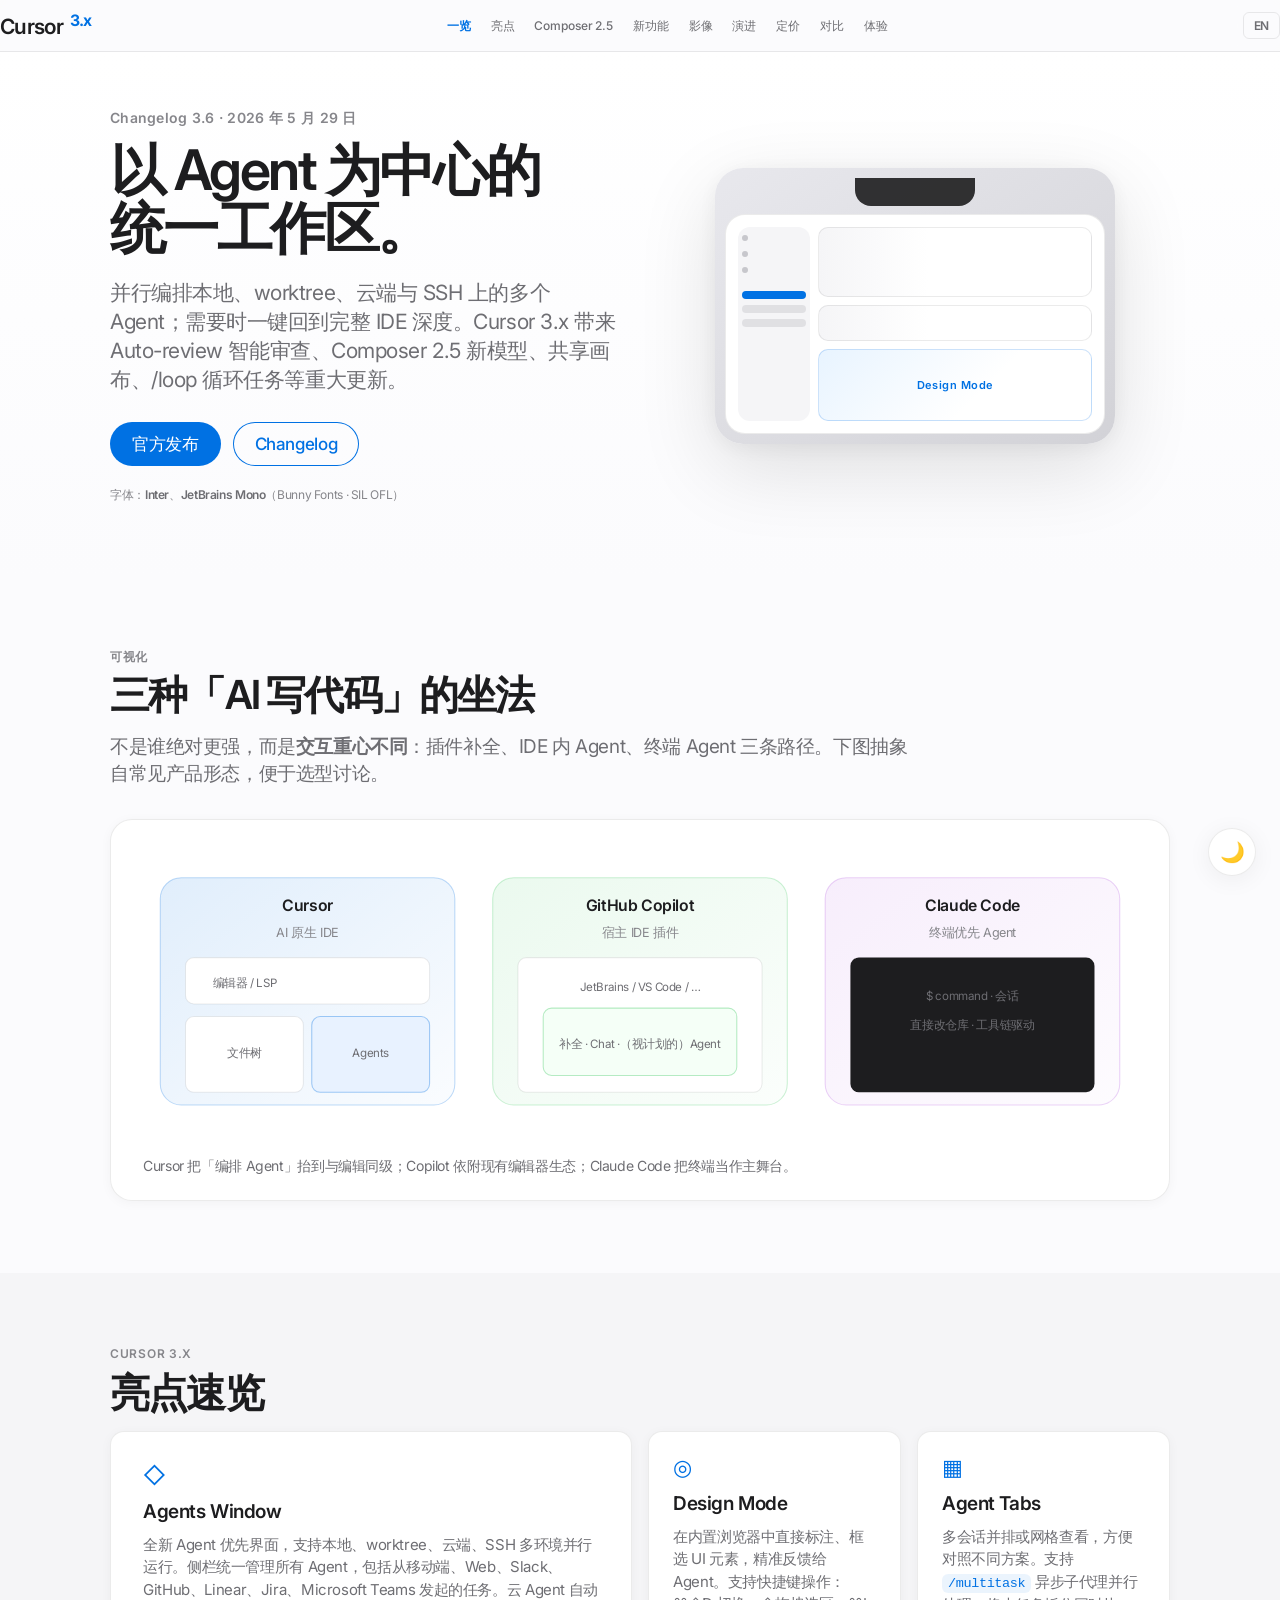
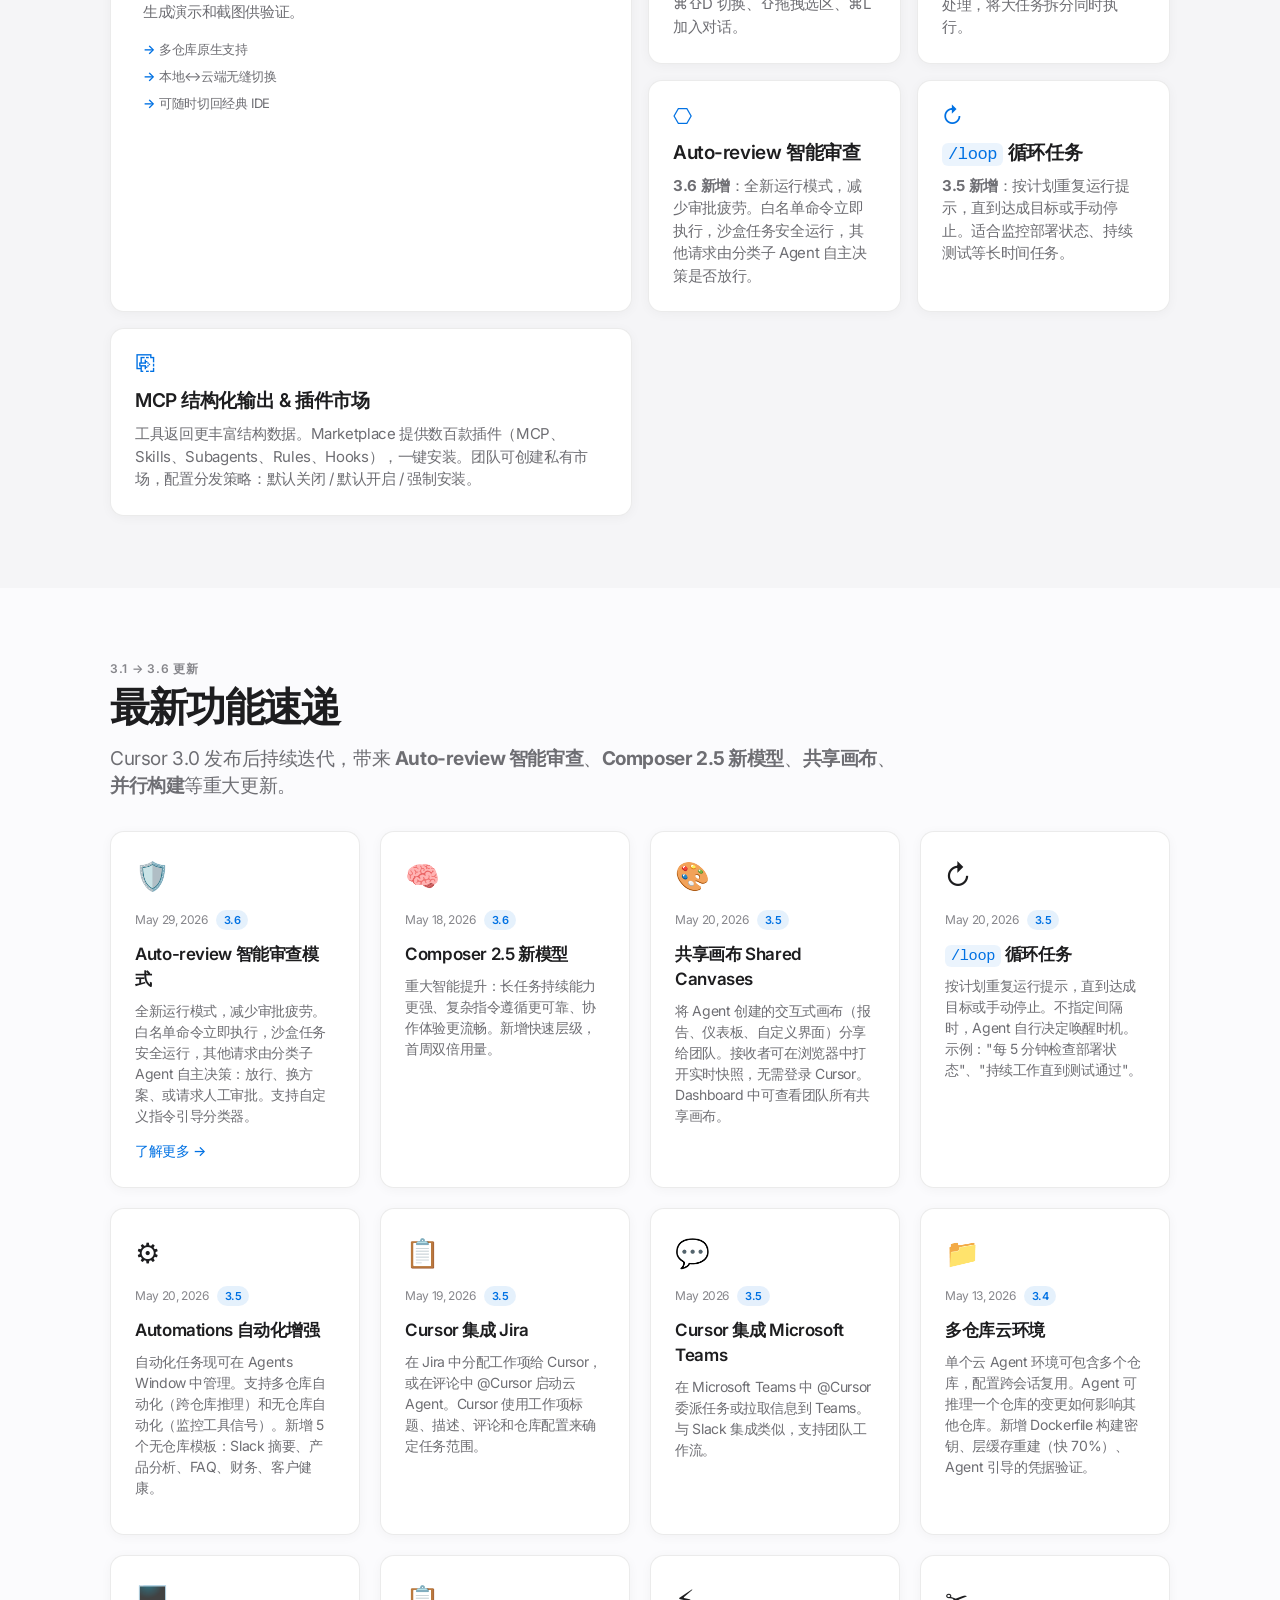
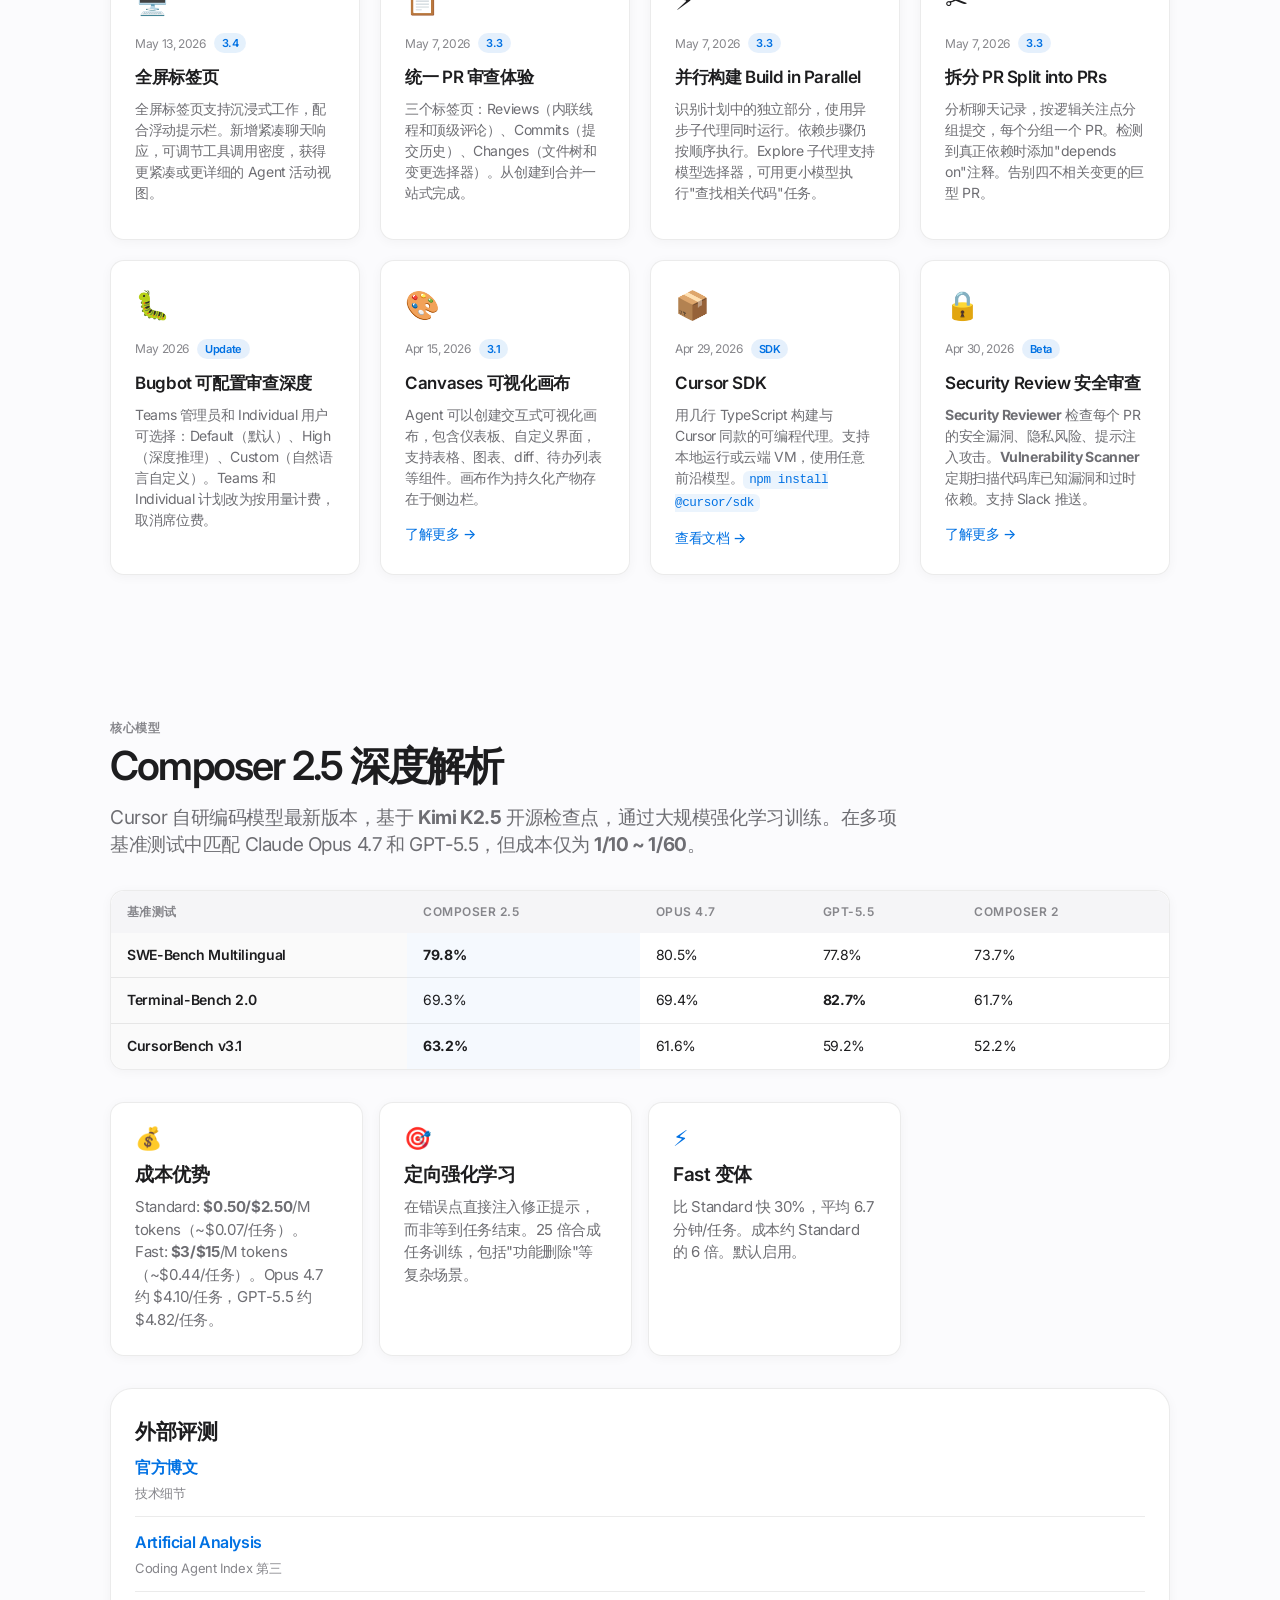
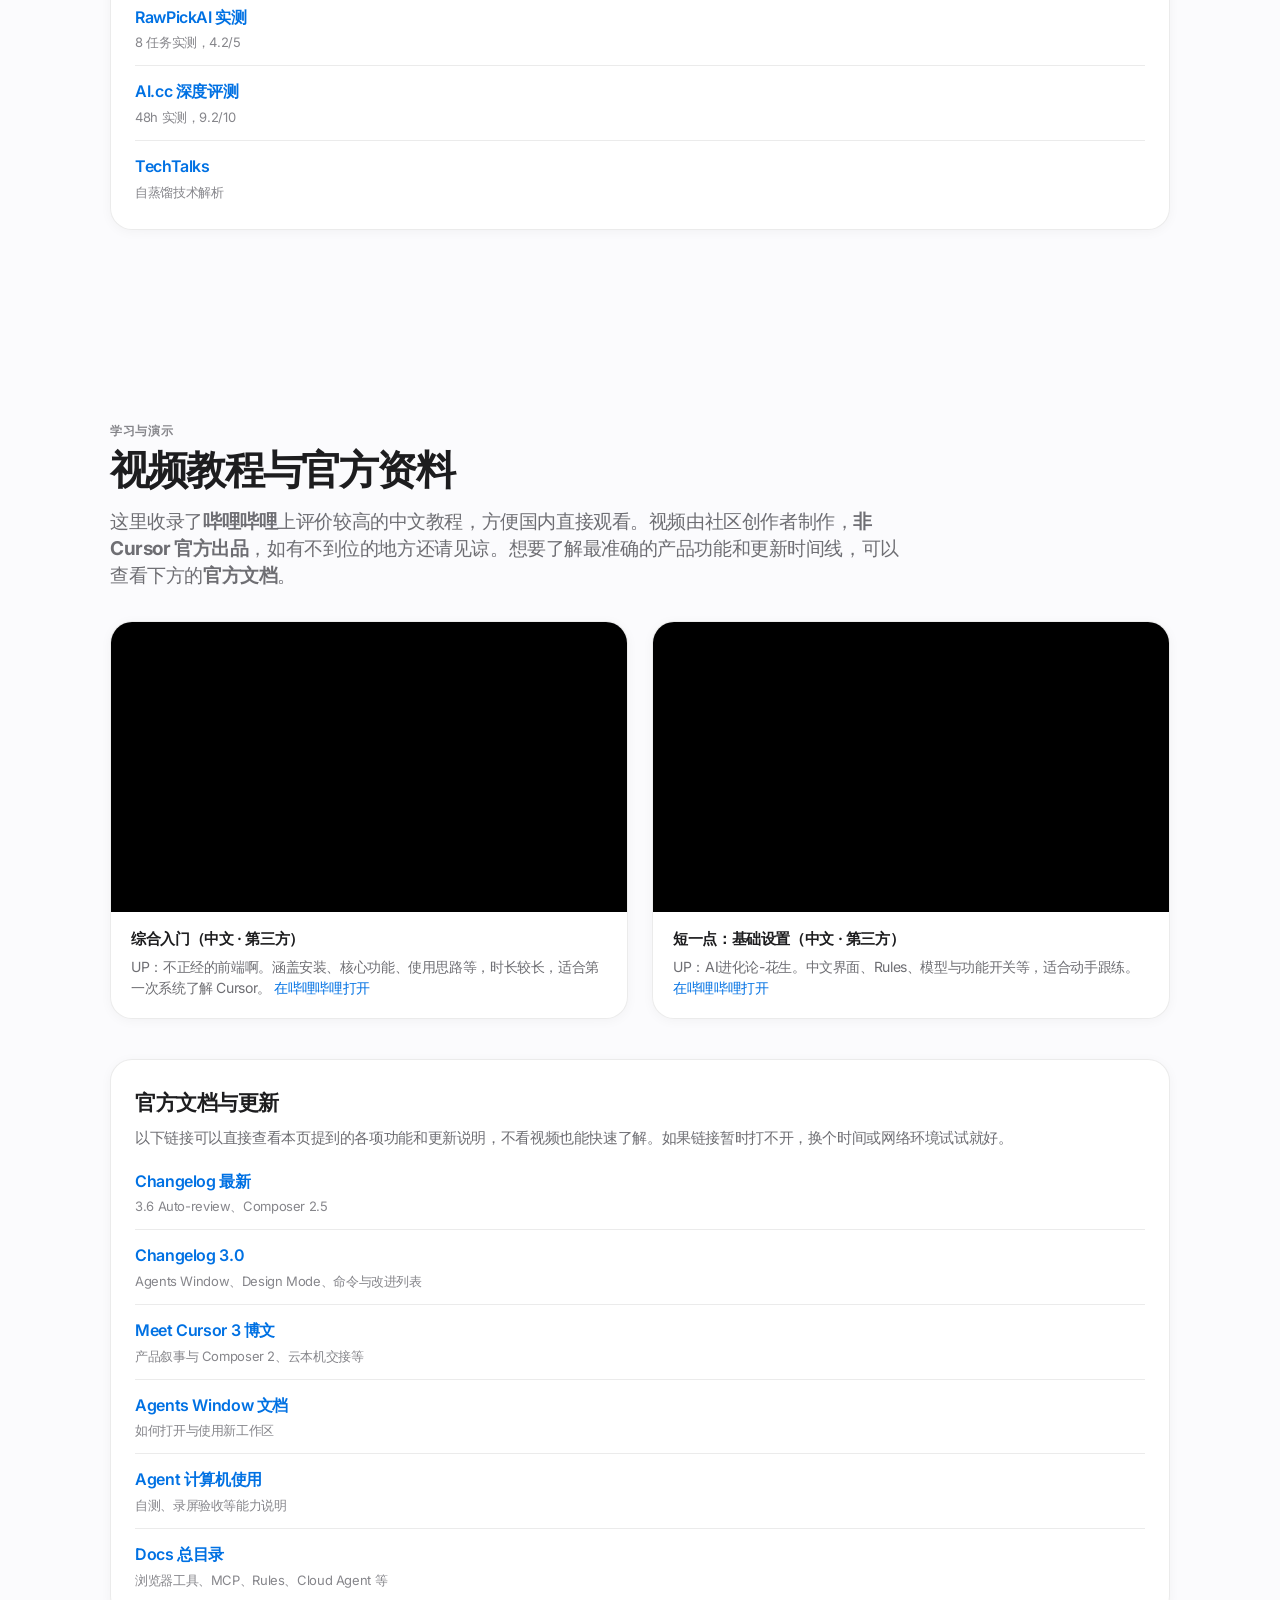
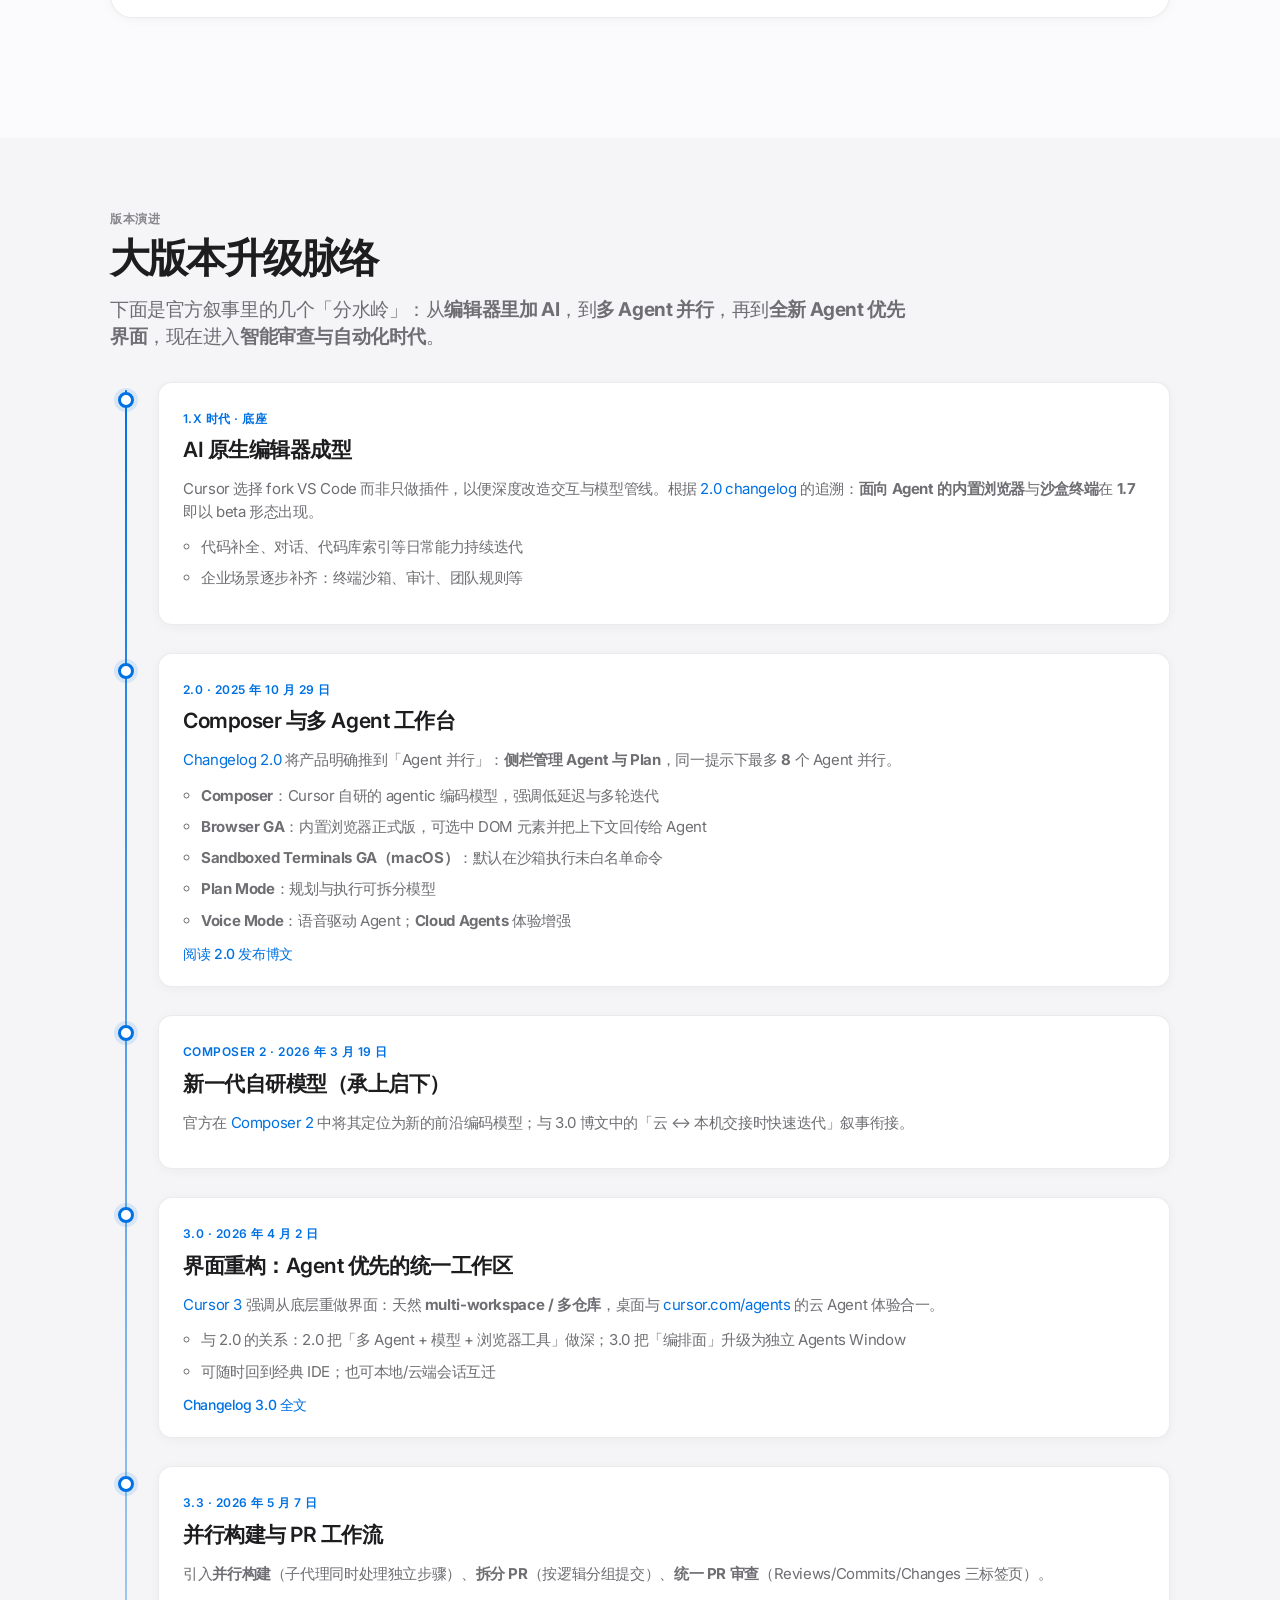
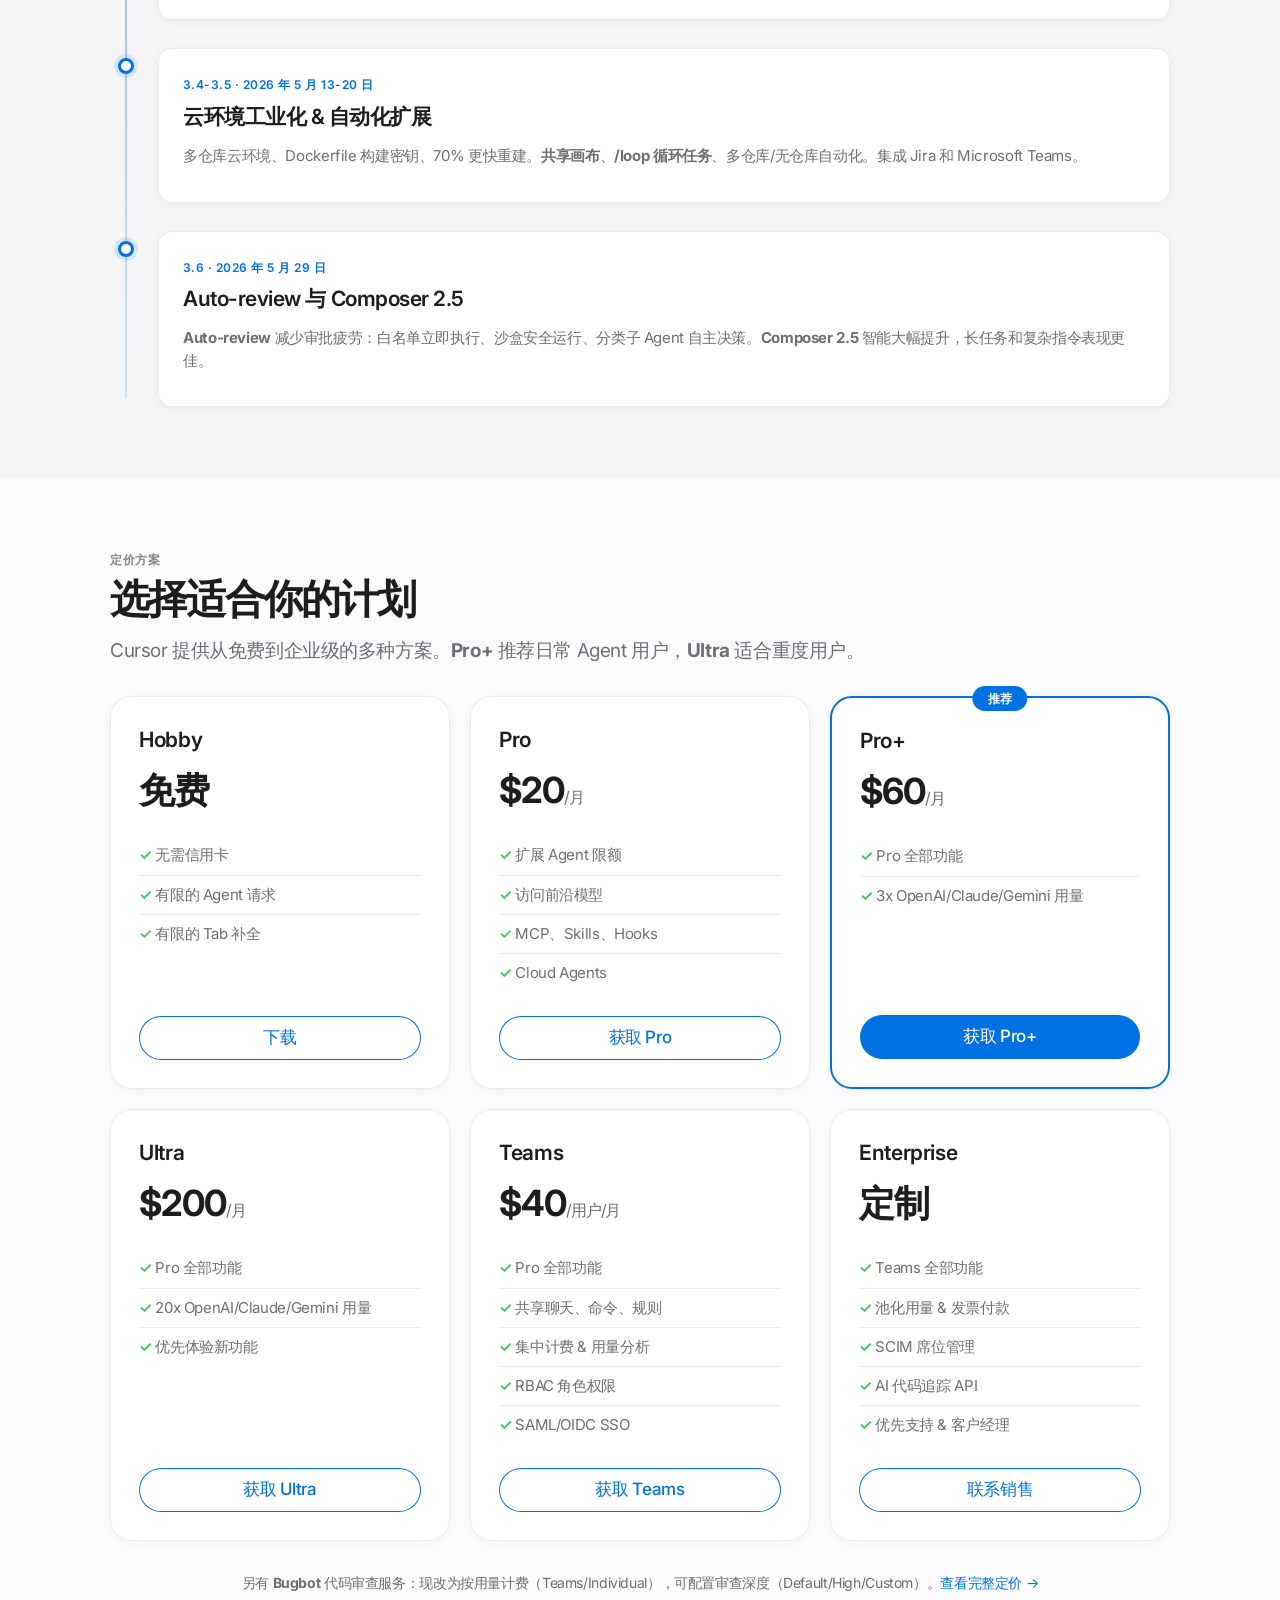
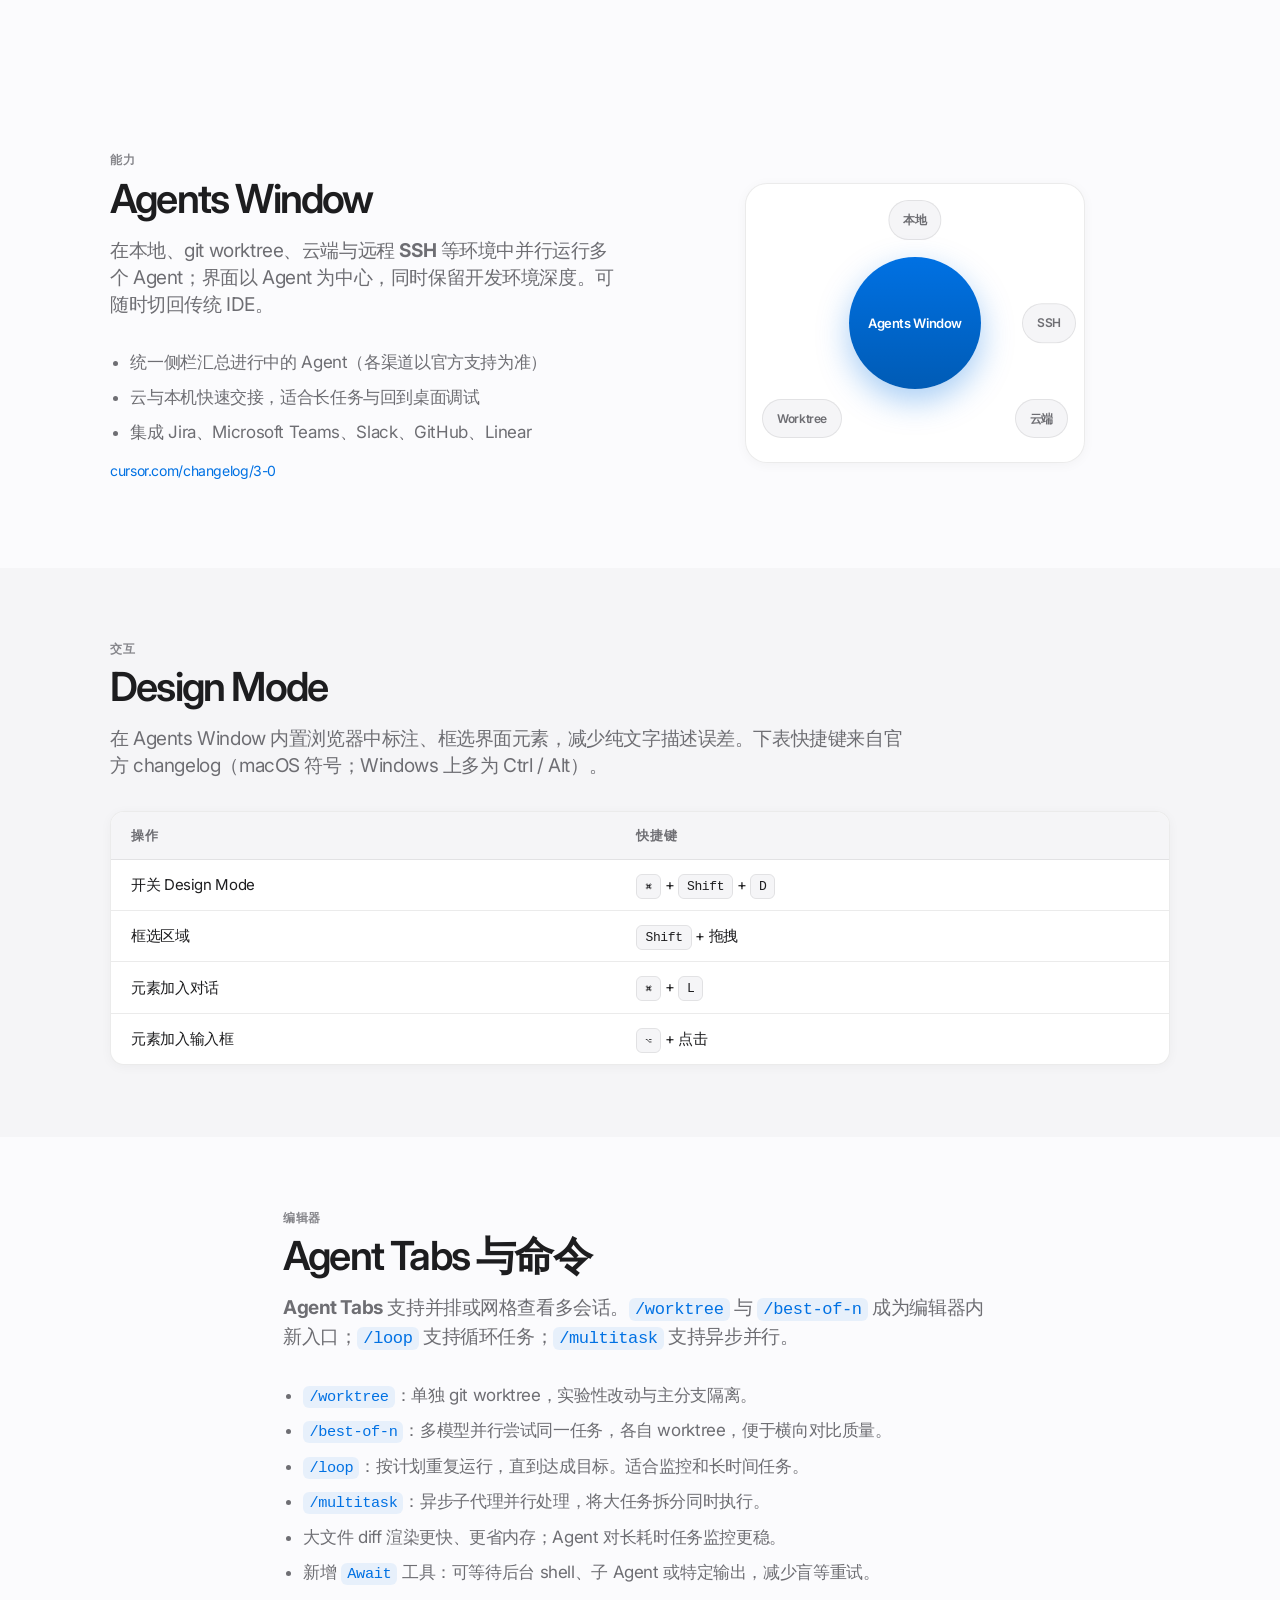
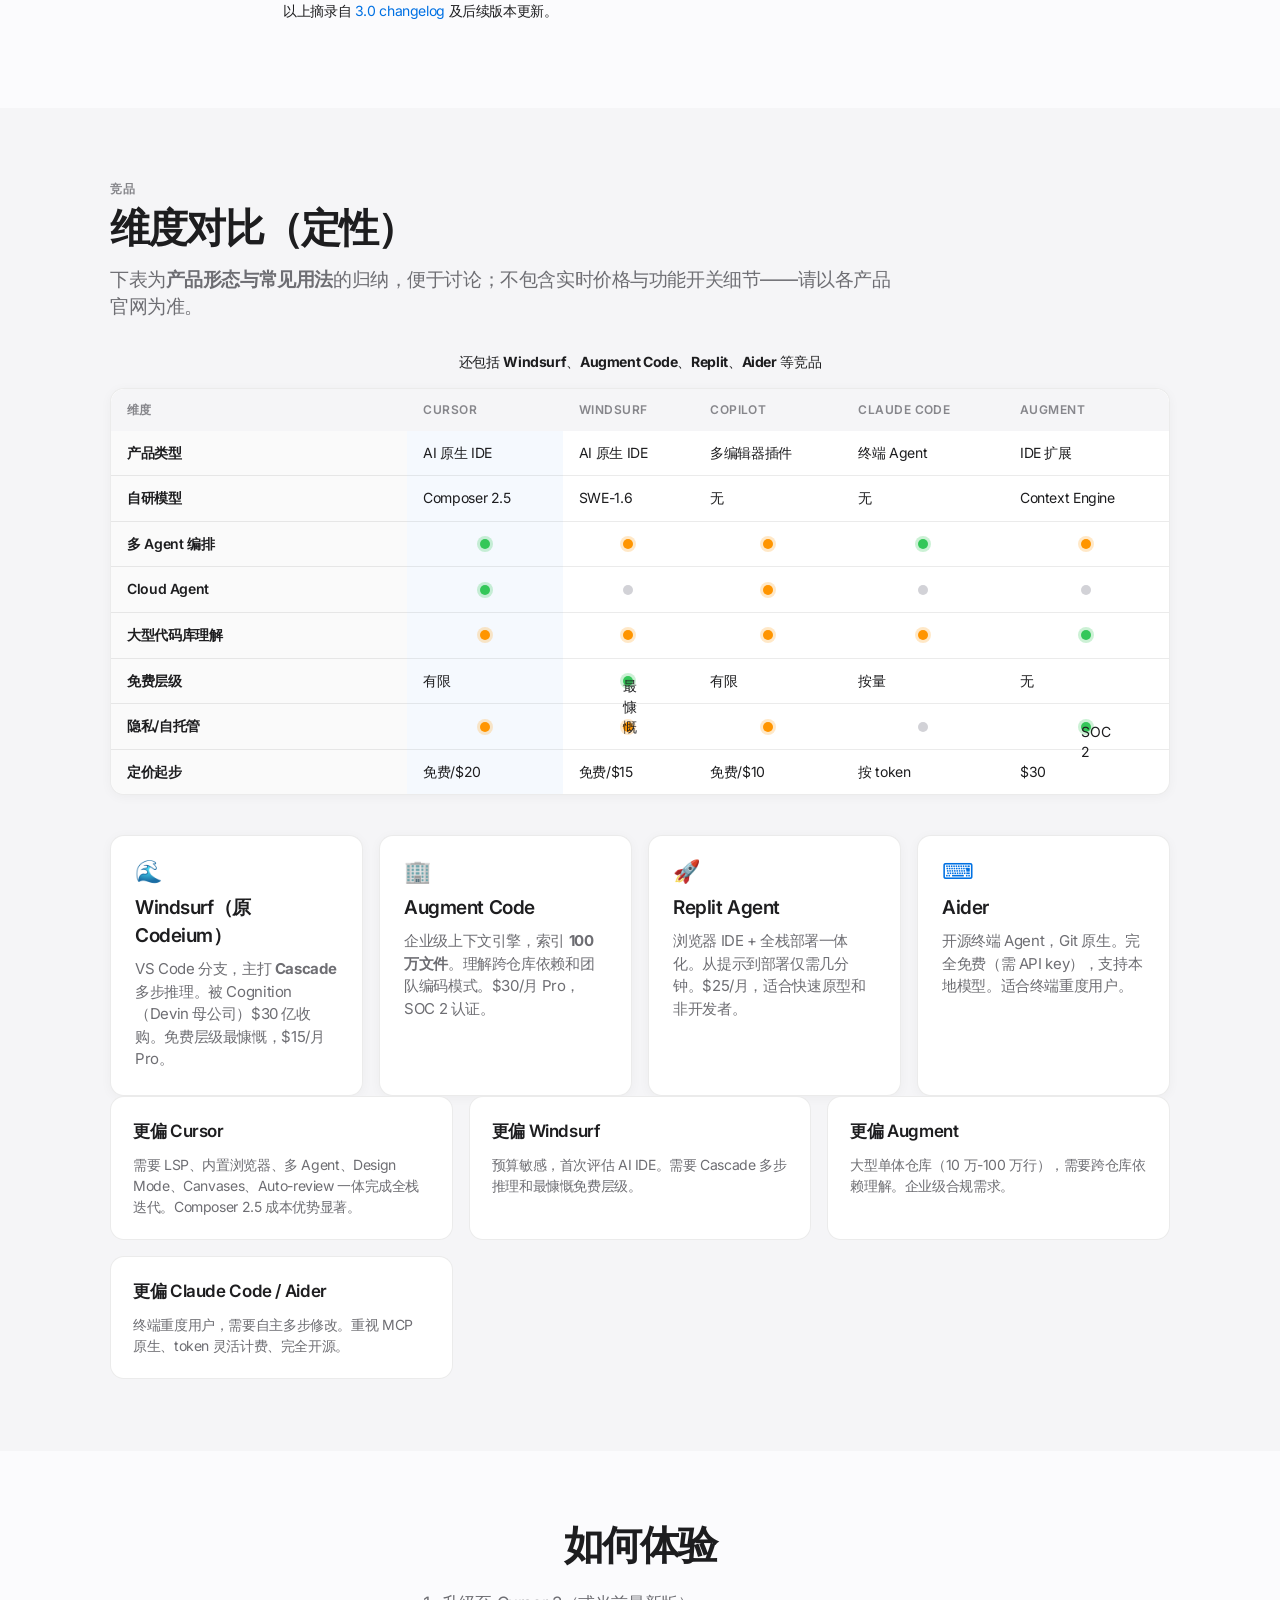
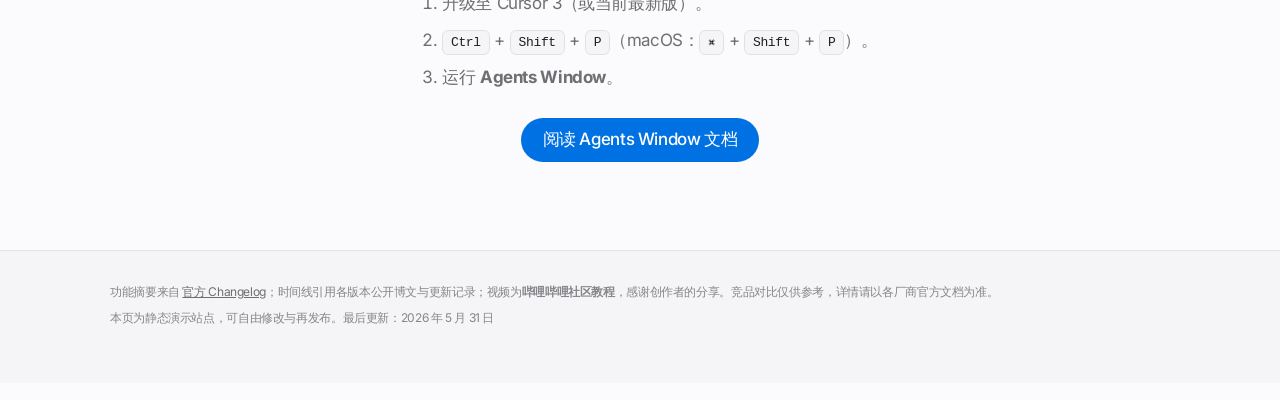
<file: index.html>
<!DOCTYPE html>
<html lang="zh-CN">
  <head>
    <meta charset="UTF-8" />
    <meta name="viewport" content="width=device-width, initial-scale=1" />
    <meta name="description" content="Cursor 3.x 介绍页：Agents Window、Design Mode、Canvases、SDK、Auto-review、Composer 2.5、定价方案、竞品对比。3.0→3.6 演进全记录。" />
    <meta name="theme-color" content="#fbfbfd" media="(prefers-color-scheme: light)" />
    <meta name="theme-color" content="#1d1d1f" media="(prefers-color-scheme: dark)" />
    
    <!-- Open Graph -->
    <meta property="og:type" content="website" />
    <meta property="og:title" content="Cursor 3.x · 完整功能介绍" />
    <meta property="og:description" content="Cursor 3.x 全功能介绍：Agents Window、Design Mode、Canvases、Auto-review、Composer 2.5、定价方案" />
    <meta property="og:locale" content="zh_CN" />
    
    <!-- PWA -->
    <link rel="manifest" href="manifest.json" />
    <meta name="apple-mobile-web-app-capable" content="yes" />
    <meta name="apple-mobile-web-app-status-bar-style" content="default" />
    
    <!-- Fonts -->
    <link rel="preconnect" href="https://fonts.bunny.net" crossorigin />
    <link href="https://fonts.bunny.net/css?family=inter:400,500,600,700|jetbrains-mono:400,500,600&display=swap" rel="stylesheet" />
    
    <link rel="stylesheet" href="assets/css/style.css" />
    <title>Cursor 3.x · 完整功能介绍</title>
  </head>
  <body>
    <a class="skip-link" href="#main">跳到正文</a>

    <header class="site-header">
      <div class="container header-inner">
        <a class="logo" href="#">Cursor <span class="logo-ver">3.x</span></a>
        <nav class="nav" aria-label="页面导航">
          <a href="#visual">一览</a>
          <a href="#highlights">亮点</a>
          <a href="#composer-25">Composer 2.5</a>
          <a href="#new-features">新功能</a>
          <a href="#media">影像</a>
          <a href="#timeline">演进</a>
          <a href="#pricing">定价</a>
          <a href="#compare">对比</a>
          <a href="#start">体验</a>
        </nav>
        <div class="lang-switch">
          <a href="en/" hreflang="en" aria-label="Switch to English">EN</a>
        </div>
      </div>
    </header>

    <main id="main">
      <!-- Hero -->
      <section class="hero">
        <div class="container hero-grid">
          <div class="hero-copy">
            <p class="eyebrow">Changelog 3.6 · 2026 年 5 月 29 日</p>
            <h1>以 Agent 为中心的<br />统一工作区。</h1>
            <p class="lead">并行编排本地、worktree、云端与 SSH 上的多个 Agent；需要时一键回到完整 IDE 深度。Cursor 3.x 带来 Auto-review 智能审查、Composer 2.5 新模型、共享画布、/loop 循环任务等重大更新。</p>
            <div class="hero-actions">
              <a class="btn btn-primary" href="https://cursor.com/blog/cursor-3" target="_blank" rel="noopener noreferrer">官方发布</a>
              <a class="btn btn-secondary" href="https://cursor.com/changelog" target="_blank" rel="noopener noreferrer">Changelog</a>
            </div>
            <p class="font-note">字体：<strong>Inter</strong>、<strong>JetBrains Mono</strong>（Bunny Fonts · SIL OFL）</p>
          </div>
          <div class="hero-visual" aria-hidden="true">
            <div class="device-frame">
              <div class="device-notch"></div>
              <div class="device-screen">
                <div class="mock-sidebar">
                  <span class="mock-dot"></span><span class="mock-dot"></span><span class="mock-dot"></span>
                  <div class="mock-rows">
                    <div class="mock-row active"></div>
                    <div class="mock-row"></div>
                    <div class="mock-row"></div>
                  </div>
                </div>
                <div class="mock-main">
                  <div class="mock-chat"></div>
                  <div class="mock-chat short"></div>
                  <div class="mock-browser"><span>Design Mode</span></div>
                </div>
              </div>
            </div>
          </div>
        </div>
      </section>

      <!-- Visual -->
      <section id="visual" class="section">
        <div class="container">
          <p class="section-label">可视化</p>
          <h2 class="section-title">三种「AI 写代码」的坐法</h2>
          <p class="section-desc">不是谁绝对更强，而是<strong>交互重心不同</strong>：插件补全、IDE 内 Agent、终端 Agent 三条路径。下图抽象自常见产品形态，便于选型讨论。</p>
          <figure class="diagram-card animate-on-scroll">
            <svg class="diagram-svg" viewBox="0 0 960 280" role="img" aria-labelledby="diagram-title diagram-desc">
              <title id="diagram-title">Cursor、GitHub Copilot、Claude Code 产品形态对比示意图</title>
              <desc id="diagram-desc">三列分别表示 AI 原生 IDE、多编辑器插件、终端 Agent 的典型结构。</desc>
              <defs>
                <linearGradient id="g1" x1="0" y1="0" x2="1" y2="1" class="svg-grad-blue"><stop offset="0%" stop-color="#0071e3" stop-opacity="0.12"/><stop offset="100%" stop-color="#0071e3" stop-opacity="0.02"/></linearGradient>
                <linearGradient id="g2" x1="0" y1="0" x2="1" y2="1" class="svg-grad-green"><stop offset="0%" stop-color="#34c759" stop-opacity="0.1"/><stop offset="100%" stop-color="#34c759" stop-opacity="0.02"/></linearGradient>
                <linearGradient id="g3" x1="0" y1="0" x2="1" y2="1" class="svg-grad-purple"><stop offset="0%" stop-color="#af52de" stop-opacity="0.1"/><stop offset="100%" stop-color="#af52de" stop-opacity="0.02"/></linearGradient>
              </defs>
              <rect x="24" y="32" width="280" height="216" rx="20" fill="url(#g1)" class="svg-card-blue"/>
              <text x="164" y="64" text-anchor="middle" class="svg-label">Cursor</text>
              <text x="164" y="88" text-anchor="middle" class="svg-caption">AI 原生 IDE</text>
              <rect x="48" y="108" width="232" height="44" rx="8" class="svg-rect-light"/>
              <rect x="48" y="164" width="112" height="72" rx="8" class="svg-rect-light"/>
              <rect x="168" y="164" width="112" height="72" rx="8" class="svg-rect-accent"/>
              <text x="104" y="136" text-anchor="middle" class="svg-mini">编辑器 / LSP</text>
              <text x="104" y="202" text-anchor="middle" class="svg-mini">文件树</text>
              <text x="224" y="202" text-anchor="middle" class="svg-mini">Agents</text>
              <rect x="340" y="32" width="280" height="216" rx="20" fill="url(#g2)" class="svg-card-green"/>
              <text x="480" y="64" text-anchor="middle" class="svg-label">GitHub Copilot</text>
              <text x="480" y="88" text-anchor="middle" class="svg-caption">宿主 IDE 插件</text>
              <rect x="364" y="108" width="232" height="128" rx="8" class="svg-rect-light"/>
              <text x="480" y="140" text-anchor="middle" class="svg-mini">JetBrains / VS Code / …</text>
              <rect x="388" y="156" width="184" height="64" rx="8" class="svg-rect-green"/>
              <text x="480" y="194" text-anchor="middle" class="svg-mini">补全 · Chat ·（视计划的）Agent</text>
              <rect x="656" y="32" width="280" height="216" rx="20" fill="url(#g3)" class="svg-card-purple"/>
              <text x="796" y="64" text-anchor="middle" class="svg-label">Claude Code</text>
              <text x="796" y="88" text-anchor="middle" class="svg-caption">终端优先 Agent</text>
              <rect x="680" y="108" width="232" height="128" rx="8" fill="#1d1d1f"/>
              <text x="796" y="148" text-anchor="middle" fill="#f5f5f7" class="svg-mini">$ command · 会话</text>
              <text x="796" y="176" text-anchor="middle" fill="#a1a1a6" class="svg-mini">直接改仓库 · 工具链驱动</text>
            </svg>
            <figcaption class="diagram-caption">Cursor 把「编排 Agent」抬到与编辑同级；Copilot 依附现有编辑器生态；Claude Code 把终端当作主舞台。</figcaption>
          </figure>
        </div>
      </section>

      <!-- Highlights -->
      <section id="highlights" class="section section-tint">
        <div class="container">
          <p class="section-label">Cursor 3.x</p>
          <h2 class="section-title">亮点速览</h2>
          <div class="bento">
            <article class="bento-card bento-large animate-on-scroll">
              <div class="bento-icon" aria-hidden="true">◇</div>
              <h3>Agents Window</h3>
              <p>全新 Agent 优先界面，支持本地、worktree、云端、SSH 多环境并行运行。侧栏统一管理所有 Agent，包括从移动端、Web、Slack、GitHub、Linear、Jira、Microsoft Teams 发起的任务。云 Agent 自动生成演示和截图供验证。</p>
              <ul class="bento-list">
                <li>多仓库原生支持</li>
                <li>本地↔云端无缝切换</li>
                <li>可随时切回经典 IDE</li>
              </ul>
            </article>
            <article class="bento-card animate-on-scroll">
              <div class="bento-icon" aria-hidden="true">◎</div>
              <h3>Design Mode</h3>
              <p>在内置浏览器中直接标注、框选 UI 元素，精准反馈给 Agent。支持快捷键操作：⌘⇧D 切换、⇧拖拽选区、⌘L 加入对话。</p>
            </article>
            <article class="bento-card animate-on-scroll">
              <div class="bento-icon" aria-hidden="true">▦</div>
              <h3>Agent Tabs</h3>
              <p>多会话并排或网格查看，方便对照不同方案。支持 <code>/multitask</code> 异步子代理并行处理，将大任务拆分同时执行。</p>
            </article>
            <article class="bento-card animate-on-scroll">
              <div class="bento-icon" aria-hidden="true">⎔</div>
              <h3>Auto-review 智能审查</h3>
              <p><strong>3.6 新增</strong>：全新运行模式，减少审批疲劳。白名单命令立即执行，沙盒任务安全运行，其他请求由分类子 Agent 自主决策是否放行。</p>
            </article>
            <article class="bento-card animate-on-scroll">
              <div class="bento-icon" aria-hidden="true">↻</div>
              <h3><code>/loop</code> 循环任务</h3>
              <p><strong>3.5 新增</strong>：按计划重复运行提示，直到达成目标或手动停止。适合监控部署状态、持续测试等长时间任务。</p>
            </article>
            <article class="bento-card bento-wide animate-on-scroll">
              <div class="bento-icon" aria-hidden="true">⎘</div>
              <h3>MCP 结构化输出 & 插件市场</h3>
              <p>工具返回更丰富结构数据。Marketplace 提供数百款插件（MCP、Skills、Subagents、Rules、Hooks），一键安装。团队可创建私有市场，配置分发策略：默认关闭 / 默认开启 / 强制安装。</p>
            </article>
          </div>
        </div>
      </section>

      <!-- New Features (3.1 - 3.6) -->
      <section id="new-features" class="section">
        <div class="container">
          <p class="section-label">3.1 → 3.6 更新</p>
          <h2 class="section-title">最新功能速递</h2>
          <p class="section-desc">Cursor 3.0 发布后持续迭代，带来 <strong>Auto-review 智能审查</strong>、<strong>Composer 2.5 新模型</strong>、<strong>共享画布</strong>、<strong>并行构建</strong>等重大更新。</p>
          
          <div class="feature-grid">
            <!-- Auto-review -->
            <article class="feature-card animate-on-scroll">
              <div class="feature-icon">🛡️</div>
              <div class="feature-meta">
                <span class="feature-date">May 29, 2026</span>
                <span class="feature-version">3.6</span>
              </div>
              <h3>Auto-review 智能审查模式</h3>
              <p>全新运行模式，减少审批疲劳。白名单命令立即执行，沙盒任务安全运行，其他请求由分类子 Agent 自主决策：放行、换方案、或请求人工审批。支持自定义指令引导分类器。</p>
              <a href="https://cursor.com/changelog" target="_blank" rel="noopener noreferrer">了解更多 →</a>
            </article>

            <!-- Composer 2.5 -->
            <article class="feature-card animate-on-scroll">
              <div class="feature-icon">🧠</div>
              <div class="feature-meta">
                <span class="feature-date">May 18, 2026</span>
                <span class="feature-version">3.6</span>
              </div>
              <h3>Composer 2.5 新模型</h3>
              <p>重大智能提升：长任务持续能力更强、复杂指令遵循更可靠、协作体验更流畅。新增快速层级，首周双倍用量。</p>
            </article>

            <!-- Shared Canvases -->
            <article class="feature-card animate-on-scroll">
              <div class="feature-icon">🎨</div>
              <div class="feature-meta">
                <span class="feature-date">May 20, 2026</span>
                <span class="feature-version">3.5</span>
              </div>
              <h3>共享画布 Shared Canvases</h3>
              <p>将 Agent 创建的交互式画布（报告、仪表板、自定义界面）分享给团队。接收者可在浏览器中打开实时快照，无需登录 Cursor。Dashboard 中可查看团队所有共享画布。</p>
            </article>

            <!-- /loop -->
            <article class="feature-card animate-on-scroll">
              <div class="feature-icon">↻</div>
              <div class="feature-meta">
                <span class="feature-date">May 20, 2026</span>
                <span class="feature-version">3.5</span>
              </div>
              <h3><code>/loop</code> 循环任务</h3>
              <p>按计划重复运行提示，直到达成目标或手动停止。不指定间隔时，Agent 自行决定唤醒时机。示例："每 5 分钟检查部署状态"、"持续工作直到测试通过"。</p>
            </article>

            <!-- Automations -->
            <article class="feature-card animate-on-scroll">
              <div class="feature-icon">⚙️</div>
              <div class="feature-meta">
                <span class="feature-date">May 20, 2026</span>
                <span class="feature-version">3.5</span>
              </div>
              <h3>Automations 自动化增强</h3>
              <p>自动化任务现可在 Agents Window 中管理。支持多仓库自动化（跨仓库推理）和无仓库自动化（监控工具信号）。新增 5 个无仓库模板：Slack 摘要、产品分析、FAQ、财务、客户健康。</p>
            </article>

            <!-- Cursor in Jira -->
            <article class="feature-card animate-on-scroll">
              <div class="feature-icon">📋</div>
              <div class="feature-meta">
                <span class="feature-date">May 19, 2026</span>
                <span class="feature-version">3.5</span>
              </div>
              <h3>Cursor 集成 Jira</h3>
              <p>在 Jira 中分配工作项给 Cursor，或在评论中 @Cursor 启动云 Agent。Cursor 使用工作项标题、描述、评论和仓库配置来确定任务范围。</p>
            </article>

            <!-- Cursor in Teams -->
            <article class="feature-card animate-on-scroll">
              <div class="feature-icon">💬</div>
              <div class="feature-meta">
                <span class="feature-date">May 2026</span>
                <span class="feature-version">3.5</span>
              </div>
              <h3>Cursor 集成 Microsoft Teams</h3>
              <p>在 Microsoft Teams 中 @Cursor 委派任务或拉取信息到 Teams。与 Slack 集成类似，支持团队工作流。</p>
            </article>

            <!-- Multi-repo Environments -->
            <article class="feature-card animate-on-scroll">
              <div class="feature-icon">📁</div>
              <div class="feature-meta">
                <span class="feature-date">May 13, 2026</span>
                <span class="feature-version">3.4</span>
              </div>
              <h3>多仓库云环境</h3>
              <p>单个云 Agent 环境可包含多个仓库，配置跨会话复用。Agent 可推理一个仓库的变更如何影响其他仓库。新增 Dockerfile 构建密钥、层缓存重建（快 70%）、Agent 引导的凭据验证。</p>
            </article>

            <!-- Full-screen tabs -->
            <article class="feature-card animate-on-scroll">
              <div class="feature-icon">🖥️</div>
              <div class="feature-meta">
                <span class="feature-date">May 13, 2026</span>
                <span class="feature-version">3.4</span>
              </div>
              <h3>全屏标签页</h3>
              <p>全屏标签页支持沉浸式工作，配合浮动提示栏。新增紧凑聊天响应，可调节工具调用密度，获得更紧凑或更详细的 Agent 活动视图。</p>
            </article>

            <!-- PR Review -->
            <article class="feature-card animate-on-scroll">
              <div class="feature-icon">📋</div>
              <div class="feature-meta">
                <span class="feature-date">May 7, 2026</span>
                <span class="feature-version">3.3</span>
              </div>
              <h3>统一 PR 审查体验</h3>
              <p>三个标签页：Reviews（内联线程和顶级评论）、Commits（提交历史）、Changes（文件树和变更选择器）。从创建到合并一站式完成。</p>
            </article>

            <!-- Build in Parallel -->
            <article class="feature-card animate-on-scroll">
              <div class="feature-icon">⚡</div>
              <div class="feature-meta">
                <span class="feature-date">May 7, 2026</span>
                <span class="feature-version">3.3</span>
              </div>
              <h3>并行构建 Build in Parallel</h3>
              <p>识别计划中的独立部分，使用异步子代理同时运行。依赖步骤仍按顺序执行。Explore 子代理支持模型选择器，可用更小模型执行"查找相关代码"任务。</p>
            </article>

            <!-- Split PRs -->
            <article class="feature-card animate-on-scroll">
              <div class="feature-icon">✂️</div>
              <div class="feature-meta">
                <span class="feature-date">May 7, 2026</span>
                <span class="feature-version">3.3</span>
              </div>
              <h3>拆分 PR Split into PRs</h3>
              <p>分析聊天记录，按逻辑关注点分组提交，每个分组一个 PR。检测到真正依赖时添加"depends on"注释。告别四不相关变更的巨型 PR。</p>
            </article>

            <!-- Bugbot Effort Levels -->
            <article class="feature-card animate-on-scroll">
              <div class="feature-icon">🐛</div>
              <div class="feature-meta">
                <span class="feature-date">May 2026</span>
                <span class="feature-version">Update</span>
              </div>
              <h3>Bugbot 可配置审查深度</h3>
              <p>Teams 管理员和 Individual 用户可选择：Default（默认）、High（深度推理）、Custom（自然语言自定义）。Teams 和 Individual 计划改为按用量计费，取消席位费。</p>
            </article>

            <!-- Canvases -->
            <article class="feature-card animate-on-scroll">
              <div class="feature-icon">🎨</div>
              <div class="feature-meta">
                <span class="feature-date">Apr 15, 2026</span>
                <span class="feature-version">3.1</span>
              </div>
              <h3>Canvases 可视化画布</h3>
              <p>Agent 可以创建交互式可视化画布，包含仪表板、自定义界面，支持表格、图表、diff、待办列表等组件。画布作为持久化产物存在于侧边栏。</p>
              <a href="https://cursor.com/blog/canvas" target="_blank" rel="noopener noreferrer">了解更多 →</a>
            </article>

            <!-- SDK -->
            <article class="feature-card animate-on-scroll">
              <div class="feature-icon">📦</div>
              <div class="feature-meta">
                <span class="feature-date">Apr 29, 2026</span>
                <span class="feature-version">SDK</span>
              </div>
              <h3>Cursor SDK</h3>
              <p>用几行 TypeScript 构建与 Cursor 同款的可编程代理。支持本地运行或云端 VM，使用任意前沿模型。<code>npm install @cursor/sdk</code></p>
              <a href="https://cursor.com/docs/sdk/typescript" target="_blank" rel="noopener noreferrer">查看文档 →</a>
            </article>

            <!-- Security Review -->
            <article class="feature-card animate-on-scroll">
              <div class="feature-icon">🔒</div>
              <div class="feature-meta">
                <span class="feature-date">Apr 30, 2026</span>
                <span class="feature-version">Beta</span>
              </div>
              <h3>Security Review 安全审查</h3>
              <p><strong>Security Reviewer</strong> 检查每个 PR 的安全漏洞、隐私风险、提示注入攻击。<strong>Vulnerability Scanner</strong> 定期扫描代码库已知漏洞和过时依赖。支持 Slack 推送。</p>
              <a href="https://cursor.com/docs/security-review" target="_blank" rel="noopener noreferrer">了解更多 →</a>
            </article>
          </div>
        </div>
      </section>


      <!-- Composer 2.5 Deep Dive -->
      <section id="composer-25" class="section">
        <div class="container">
          <p class="section-label">核心模型</p>
          <h2 class="section-title">Composer 2.5 深度解析</h2>
          <p class="section-desc">Cursor 自研编码模型最新版本，基于 <strong>Kimi K2.5</strong> 开源检查点，通过大规模强化学习训练。在多项基准测试中匹配 Claude Opus 4.7 和 GPT-5.5，但成本仅为 <strong>1/10 ~ 1/60</strong>。</p>
          
          <div class="compare-wrap animate-on-scroll" style="margin-bottom:32px">
            <table class="compare-table">
              <thead><tr><th scope="col">基准测试</th><th scope="col">Composer 2.5</th><th scope="col">Opus 4.7</th><th scope="col">GPT-5.5</th><th scope="col">Composer 2</th></tr></thead>
              <tbody>
                <tr><th scope="row">SWE-Bench Multilingual</th><td><strong>79.8%</strong></td><td>80.5%</td><td>77.8%</td><td>73.7%</td></tr>
                <tr><th scope="row">Terminal-Bench 2.0</th><td>69.3%</td><td>69.4%</td><td><strong>82.7%</strong></td><td>61.7%</td></tr>
                <tr><th scope="row">CursorBench v3.1</th><td><strong>63.2%</strong></td><td>61.6%</td><td>59.2%</td><td>52.2%</td></tr>
              </tbody>
            </table>
          </div>

          <div class="bento">
            <article class="bento-card animate-on-scroll">
              <div class="bento-icon" aria-hidden="true">💰</div>
              <h3>成本优势</h3>
              <p>Standard: <strong>$0.50/$2.50</strong>/M tokens（~$0.07/任务）。Fast: <strong>$3/$15</strong>/M tokens（~$0.44/任务）。Opus 4.7 约 $4.10/任务，GPT-5.5 约 $4.82/任务。</p>
            </article>
            <article class="bento-card animate-on-scroll">
              <div class="bento-icon" aria-hidden="true">🎯</div>
              <h3>定向强化学习</h3>
              <p>在错误点直接注入修正提示，而非等到任务结束。25 倍合成任务训练，包括"功能删除"等复杂场景。</p>
            </article>
            <article class="bento-card animate-on-scroll">
              <div class="bento-icon" aria-hidden="true">⚡</div>
              <h3>Fast 变体</h3>
              <p>比 Standard 快 30%，平均 6.7 分钟/任务。成本约 Standard 的 6 倍。默认启用。</p>
            </article>
          </div>

          <div class="doc-panel animate-on-scroll" style="margin-top:32px">
            <h3 class="doc-panel-title">外部评测</h3>
            <ul class="doc-link-list">
              <li><a href="https://cursor.com/blog/composer-2-5" target="_blank" rel="noopener noreferrer">官方博文</a><span class="doc-link-hint">技术细节</span></li>
              <li><a href="https://artificialanalysis.ai/articles/cursor-composer-2-5-coding-agent-index" target="_blank" rel="noopener noreferrer">Artificial Analysis</a><span class="doc-link-hint">Coding Agent Index 第三</span></li>
              <li><a href="https://rawpickai.com/blog/composer-2-5-review" target="_blank" rel="noopener noreferrer">RawPickAI 实测</a><span class="doc-link-hint">8 任务实测，4.2/5</span></li>
              <li><a href="https://www.ai.cc/blogs/composer-2-5-review-cursor-ai-deep-dive-benchmarks-real-world-testing/" target="_blank" rel="noopener noreferrer">AI.cc 深度评测</a><span class="doc-link-hint">48h 实测，9.2/10</span></li>
              <li><a href="https://bdtechtalks.com/2026/05/25/composer-25-llm-self-distillation/" target="_blank" rel="noopener noreferrer">TechTalks</a><span class="doc-link-hint">自蒸馏技术解析</span></li>
            </ul>
          </div>
        </div>
      </section>

      <!-- Media -->
      <section id="media" class="section">
        <div class="container">
          <p class="section-label">学习与演示</p>
          <h2 class="section-title">视频教程与官方资料</h2>
          <p class="section-desc">这里收录了<strong>哔哩哔哩</strong>上评价较高的中文教程，方便国内直接观看。视频由社区创作者制作，<strong>非 Cursor 官方出品</strong>，如有不到位的地方还请见谅。想要了解最准确的产品功能和更新时间线，可以查看下方的<strong>官方文档</strong>。</p>
          <div class="media-grid media-grid-featured">
            <figure class="video-card animate-on-scroll">
              <div class="video-frame" data-loaded="false">
                <iframe src="https://player.bilibili.com/player.html?bvid=BV1yorUYWEGD&page=1&high_quality=1&danmaku=0&autoplay=0" title="哔哩哔哩：普通人也可以看的 AI 编程指南" loading="lazy" allowfullscreen referrerpolicy="strict-origin-when-cross-origin" onload="this.parentElement.dataset.loaded='true';this.parentElement.classList.add('loaded')"></iframe>
              </div>
              <figcaption class="video-caption">
                <strong>综合入门（中文 · 第三方）</strong>
                UP：不正经的前端啊。涵盖安装、核心功能、使用思路等，时长较长，适合第一次系统了解 Cursor。
                <a href="https://www.bilibili.com/video/BV1yorUYWEGD/" target="_blank" rel="noopener noreferrer">在哔哩哔哩打开</a>
              </figcaption>
            </figure>
            <figure class="video-card animate-on-scroll">
              <div class="video-frame" data-loaded="false">
                <iframe src="https://player.bilibili.com/player.html?bvid=BV1bNSCYAE7p&page=1&high_quality=1&danmaku=0&autoplay=0" title="哔哩哔哩：Cursor 新手入门 基础设置与 Rules" loading="lazy" allowfullscreen referrerpolicy="strict-origin-when-cross-origin" onload="this.parentElement.dataset.loaded='true';this.parentElement.classList.add('loaded')"></iframe>
              </div>
              <figcaption class="video-caption">
                <strong>短一点：基础设置（中文 · 第三方）</strong>
                UP：AI进化论-花生。中文界面、Rules、模型与功能开关等，适合动手跟练。
                <a href="https://www.bilibili.com/video/BV1bNSCYAE7p/" target="_blank" rel="noopener noreferrer">在哔哩哔哩打开</a>
              </figcaption>
            </figure>
          </div>
          <div class="doc-panel animate-on-scroll">
            <h3 class="doc-panel-title">官方文档与更新</h3>
            <p class="doc-panel-lead">以下链接可以直接查看本页提到的各项功能和更新说明，不看视频也能快速了解。如果链接暂时打不开，换个时间或网络环境试试就好。</p>
            <ul class="doc-link-list">
              <li><a href="https://cursor.com/changelog" target="_blank" rel="noopener noreferrer">Changelog 最新</a><span class="doc-link-hint">3.6 Auto-review、Composer 2.5</span></li>
              <li><a href="https://cursor.com/changelog/3-0" target="_blank" rel="noopener noreferrer">Changelog 3.0</a><span class="doc-link-hint">Agents Window、Design Mode、命令与改进列表</span></li>
              <li><a href="https://cursor.com/blog/cursor-3" target="_blank" rel="noopener noreferrer">Meet Cursor 3 博文</a><span class="doc-link-hint">产品叙事与 Composer 2、云本机交接等</span></li>
              <li><a href="https://cursor.com/docs/agent/agents-window" target="_blank" rel="noopener noreferrer">Agents Window 文档</a><span class="doc-link-hint">如何打开与使用新工作区</span></li>
              <li><a href="https://cursor.com/blog/agent-computer-use" target="_blank" rel="noopener noreferrer">Agent 计算机使用</a><span class="doc-link-hint">自测、录屏验收等能力说明</span></li>
              <li><a href="https://cursor.com/docs" target="_blank" rel="noopener noreferrer">Docs 总目录</a><span class="doc-link-hint">浏览器工具、MCP、Rules、Cloud Agent 等</span></li>
            </ul>
          </div>
        </div>
      </section>

      <!-- Timeline -->
      <section id="timeline" class="section section-tint">
        <div class="container">
          <p class="section-label">版本演进</p>
          <h2 class="section-title">大版本升级脉络</h2>
          <p class="section-desc">下面是官方叙事里的几个「分水岭」：从<strong>编辑器里加 AI</strong>，到<strong>多 Agent 并行</strong>，再到<strong>全新 Agent 优先界面</strong>，现在进入<strong>智能审查与自动化时代</strong>。</p>
          <ol class="timeline" role="list">
            <li class="timeline-item">
              <div class="timeline-marker" aria-hidden="true"></div>
              <div class="timeline-card">
                <span class="timeline-era">1.x 时代 · 底座</span>
                <h3 class="timeline-title">AI 原生编辑器成型</h3>
                <p class="timeline-body">Cursor 选择 fork VS Code 而非只做插件，以便深度改造交互与模型管线。根据 <a href="https://cursor.com/changelog/2-0" target="_blank" rel="noopener noreferrer">2.0 changelog</a> 的追溯：<strong>面向 Agent 的内置浏览器</strong>与<strong>沙盒终端</strong>在 <strong>1.7</strong> 即以 beta 形态出现。</p>
                <ul class="timeline-bullets">
                  <li>代码补全、对话、代码库索引等日常能力持续迭代</li>
                  <li>企业场景逐步补齐：终端沙箱、审计、团队规则等</li>
                </ul>
              </div>
            </li>
            <li class="timeline-item">
              <div class="timeline-marker" aria-hidden="true"></div>
              <div class="timeline-card">
                <span class="timeline-era">2.0 · 2025 年 10 月 29 日</span>
                <h3 class="timeline-title">Composer 与多 Agent 工作台</h3>
                <p class="timeline-body"><a href="https://cursor.com/changelog/2-0" target="_blank" rel="noopener noreferrer">Changelog 2.0</a> 将产品明确推到「Agent 并行」：<strong>侧栏管理 Agent 与 Plan</strong>，同一提示下最多 <strong>8</strong> 个 Agent 并行。</p>
                <ul class="timeline-bullets">
                  <li><strong>Composer</strong>：Cursor 自研的 agentic 编码模型，强调低延迟与多轮迭代</li>
                  <li><strong>Browser GA</strong>：内置浏览器正式版，可选中 DOM 元素并把上下文回传给 Agent</li>
                  <li><strong>Sandboxed Terminals GA（macOS）</strong>：默认在沙箱执行未白名单命令</li>
                  <li><strong>Plan Mode</strong>：规划与执行可拆分模型</li>
                  <li><strong>Voice Mode</strong>：语音驱动 Agent；<strong>Cloud Agents</strong> 体验增强</li>
                </ul>
                <p class="timeline-more"><a href="https://cursor.com/blog/2-0" target="_blank" rel="noopener noreferrer">阅读 2.0 发布博文</a></p>
              </div>
            </li>
            <li class="timeline-item">
              <div class="timeline-marker" aria-hidden="true"></div>
              <div class="timeline-card">
                <span class="timeline-era">Composer 2 · 2026 年 3 月 19 日</span>
                <h3 class="timeline-title">新一代自研模型（承上启下）</h3>
                <p class="timeline-body">官方在 <a href="https://cursor.com/blog/composer-2" target="_blank" rel="noopener noreferrer">Composer 2</a> 中将其定位为新的前沿编码模型；与 3.0 博文中的「云 ↔ 本机交接时快速迭代」叙事衔接。</p>
              </div>
            </li>
            <li class="timeline-item">
              <div class="timeline-marker" aria-hidden="true"></div>
              <div class="timeline-card">
                <span class="timeline-era">3.0 · 2026 年 4 月 2 日</span>
                <h3 class="timeline-title">界面重构：Agent 优先的统一工作区</h3>
                <p class="timeline-body"><a href="https://cursor.com/blog/cursor-3" target="_blank" rel="noopener noreferrer">Cursor 3</a> 强调从底层重做界面：天然 <strong>multi-workspace / 多仓库</strong>，桌面与 <a href="https://cursor.com/agents" target="_blank" rel="noopener noreferrer">cursor.com/agents</a> 的云 Agent 体验合一。</p>
                <ul class="timeline-bullets">
                  <li>与 2.0 的关系：2.0 把「多 Agent + 模型 + 浏览器工具」做深；3.0 把「编排面」升级为独立 Agents Window</li>
                  <li>可随时回到经典 IDE；也可本地/云端会话互迁</li>
                </ul>
                <p class="timeline-more"><a href="https://cursor.com/changelog/3-0" target="_blank" rel="noopener noreferrer">Changelog 3.0 全文</a></p>
              </div>
            </li>
            <li class="timeline-item">
              <div class="timeline-marker" aria-hidden="true"></div>
              <div class="timeline-card">
                <span class="timeline-era">3.3 · 2026 年 5 月 7 日</span>
                <h3 class="timeline-title">并行构建与 PR 工作流</h3>
                <p class="timeline-body">引入<strong>并行构建</strong>（子代理同时处理独立步骤）、<strong>拆分 PR</strong>（按逻辑分组提交）、<strong>统一 PR 审查</strong>（Reviews/Commits/Changes 三标签页）。</p>
              </div>
            </li>
            <li class="timeline-item">
              <div class="timeline-marker" aria-hidden="true"></div>
              <div class="timeline-card">
                <span class="timeline-era">3.4-3.5 · 2026 年 5 月 13-20 日</span>
                <h3 class="timeline-title">云环境工业化 & 自动化扩展</h3>
                <p class="timeline-body">多仓库云环境、Dockerfile 构建密钥、70% 更快重建。<strong>共享画布</strong>、<strong>/loop 循环任务</strong>、多仓库/无仓库自动化。集成 Jira 和 Microsoft Teams。</p>
              </div>
            </li>
            <li class="timeline-item">
              <div class="timeline-marker" aria-hidden="true"></div>
              <div class="timeline-card">
                <span class="timeline-era">3.6 · 2026 年 5 月 29 日</span>
                <h3 class="timeline-title">Auto-review 与 Composer 2.5</h3>
                <p class="timeline-body"><strong>Auto-review</strong> 减少审批疲劳：白名单立即执行、沙盒安全运行、分类子 Agent 自主决策。<strong>Composer 2.5</strong> 智能大幅提升，长任务和复杂指令表现更佳。</p>
              </div>
            </li>
          </ol>
        </div>
      </section>

      <!-- Pricing -->
      <section id="pricing" class="section">
        <div class="container">
          <p class="section-label">定价方案</p>
          <h2 class="section-title">选择适合你的计划</h2>
          <p class="section-desc">Cursor 提供从免费到企业级的多种方案。<strong>Pro+</strong> 推荐日常 Agent 用户，<strong>Ultra</strong> 适合重度用户。</p>
          
          <div class="pricing-grid">
            <!-- Hobby -->
            <div class="pricing-card animate-on-scroll">
              <div class="pricing-header">
                <h3>Hobby</h3>
                <div class="pricing-price">免费</div>
              </div>
              <ul class="pricing-features">
                <li>无需信用卡</li>
                <li>有限的 Agent 请求</li>
                <li>有限的 Tab 补全</li>
              </ul>
              <a href="https://cursor.com/download" class="btn btn-secondary" target="_blank">下载</a>
            </div>

            <!-- Pro -->
            <div class="pricing-card animate-on-scroll">
              <div class="pricing-header">
                <h3>Pro</h3>
                <div class="pricing-price">$20<span>/月</span></div>
              </div>
              <ul class="pricing-features">
                <li>扩展 Agent 限额</li>
                <li>访问前沿模型</li>
                <li>MCP、Skills、Hooks</li>
                <li>Cloud Agents</li>
              </ul>
              <a href="https://cursor.com/api/auth/checkoutDeepControl?yearly=false" class="btn btn-secondary" target="_blank">获取 Pro</a>
            </div>

            <!-- Pro+ -->
            <div class="pricing-card pricing-featured animate-on-scroll">
              <div class="pricing-badge">推荐</div>
              <div class="pricing-header">
                <h3>Pro+</h3>
                <div class="pricing-price">$60<span>/月</span></div>
              </div>
              <ul class="pricing-features">
                <li>Pro 全部功能</li>
                <li>3x OpenAI/Claude/Gemini 用量</li>
              </ul>
              <a href="https://cursor.com/api/auth/checkoutDeepControl?tier=pro_plus&yearly=false" class="btn btn-primary" target="_blank">获取 Pro+</a>
            </div>

            <!-- Ultra -->
            <div class="pricing-card animate-on-scroll">
              <div class="pricing-header">
                <h3>Ultra</h3>
                <div class="pricing-price">$200<span>/月</span></div>
              </div>
              <ul class="pricing-features">
                <li>Pro 全部功能</li>
                <li>20x OpenAI/Claude/Gemini 用量</li>
                <li>优先体验新功能</li>
              </ul>
              <a href="https://cursor.com/api/auth/checkoutDeepControl?tier=ultra&yearly=false" class="btn btn-secondary" target="_blank">获取 Ultra</a>
            </div>

            <!-- Teams -->
            <div class="pricing-card animate-on-scroll">
              <div class="pricing-header">
                <h3>Teams</h3>
                <div class="pricing-price">$40<span>/用户/月</span></div>
              </div>
              <ul class="pricing-features">
                <li>Pro 全部功能</li>
                <li>共享聊天、命令、规则</li>
                <li>集中计费 & 用量分析</li>
                <li>RBAC 角色权限</li>
                <li>SAML/OIDC SSO</li>
              </ul>
              <a href="https://cursor.com/team/new-team?yearly=false" class="btn btn-secondary" target="_blank">获取 Teams</a>
            </div>

            <!-- Enterprise -->
            <div class="pricing-card animate-on-scroll">
              <div class="pricing-header">
                <h3>Enterprise</h3>
                <div class="pricing-price">定制</div>
              </div>
              <ul class="pricing-features">
                <li>Teams 全部功能</li>
                <li>池化用量 & 发票付款</li>
                <li>SCIM 席位管理</li>
                <li>AI 代码追踪 API</li>
                <li>优先支持 & 客户经理</li>
              </ul>
              <a href="https://cursor.com/contact-sales?source=pricing_enterprise" class="btn btn-secondary" target="_blank">联系销售</a>
            </div>
          </div>

          <div class="pricing-note">
            <p>另有 <strong>Bugbot</strong> 代码审查服务：现改为按用量计费（Teams/Individual），可配置审查深度（Default/High/Custom）。<a href="https://cursor.com/pricing" target="_blank" rel="noopener noreferrer">查看完整定价 →</a></p>
          </div>
        </div>
      </section>

      <!-- Agents Window -->
      <section id="agents-window" class="section">
        <div class="container split">
          <div>
            <p class="section-label">能力</p>
            <h2 class="section-title">Agents Window</h2>
            <p class="section-desc">在本地、git worktree、云端与远程 <strong>SSH</strong> 等环境中并行运行多个 Agent；界面以 Agent 为中心，同时保留开发环境深度。可随时切回传统 IDE。</p>
            <ul class="checklist">
              <li>统一侧栏汇总进行中的 Agent（各渠道以官方支持为准）</li>
              <li>云与本机快速交接，适合长任务与回到桌面调试</li>
              <li>集成 Jira、Microsoft Teams、Slack、GitHub、Linear</li>
            </ul>
            <p class="source-note"><a href="https://cursor.com/changelog/3-0" target="_blank" rel="noopener noreferrer">cursor.com/changelog/3-0</a></p>
          </div>
          <div class="panel-visual animate-on-scroll" aria-hidden="true">
            <div class="flow-chart">
              <div class="flow-node">本地</div>
              <div class="flow-node">Worktree</div>
              <div class="flow-node">云端</div>
              <div class="flow-node">SSH</div>
              <div class="flow-hub">Agents Window</div>
            </div>
          </div>
        </div>
      </section>

      <!-- Design Mode -->
      <section id="design-mode" class="section section-tint">
        <div class="container">
          <p class="section-label">交互</p>
          <h2 class="section-title">Design Mode</h2>
          <p class="section-desc">在 Agents Window 内置浏览器中标注、框选界面元素，减少纯文字描述误差。下表快捷键来自官方 changelog（macOS 符号；Windows 上多为 Ctrl / Alt）。</p>
          <div class="kbd-table-wrap animate-on-scroll">
            <table class="kbd-table">
              <thead><tr><th scope="col">操作</th><th scope="col">快捷键</th></tr></thead>
              <tbody>
                <tr><td>开关 Design Mode</td><td><kbd>⌘</kbd> + <kbd>Shift</kbd> + <kbd>D</kbd></td></tr>
                <tr><td>框选区域</td><td><kbd>Shift</kbd> + 拖拽</td></tr>
                <tr><td>元素加入对话</td><td><kbd>⌘</kbd> + <kbd>L</kbd></td></tr>
                <tr><td>元素加入输入框</td><td><kbd>⌥</kbd> + 点击</td></tr>
              </tbody>
            </table>
          </div>
        </div>
      </section>

      <!-- Editor -->
      <section id="editor" class="section">
        <div class="container narrow-block">
          <p class="section-label">编辑器</p>
          <h2 class="section-title">Agent Tabs 与命令</h2>
          <p class="section-desc"><strong>Agent Tabs</strong> 支持并排或网格查看多会话。<code>/worktree</code> 与 <code>/best-of-n</code> 成为编辑器内新入口；<code>/loop</code> 支持循环任务；<code>/multitask</code> 支持异步并行。</p>
          <ul class="checklist checklist-tight">
            <li><code>/worktree</code>：单独 git worktree，实验性改动与主分支隔离。</li>
            <li><code>/best-of-n</code>：多模型并行尝试同一任务，各自 worktree，便于横向对比质量。</li>
            <li><code>/loop</code>：按计划重复运行，直到达成目标。适合监控和长时间任务。</li>
            <li><code>/multitask</code>：异步子代理并行处理，将大任务拆分同时执行。</li>
            <li>大文件 diff 渲染更快、更省内存；Agent 对长耗时任务监控更稳。</li>
            <li>新增 <code>Await</code> 工具：可等待后台 shell、子 Agent 或特定输出，减少盲等重试。</li>
          </ul>
          <p class="source-note">以上摘录自 <a href="https://cursor.com/changelog/3-0" target="_blank" rel="noopener noreferrer">3.0 changelog</a> 及后续版本更新。</p>
        </div>
      </section>

      <!-- Compare -->
      <section id="compare" class="section section-tint">
        <div class="container">
          <p class="section-label">竞品</p>
          <h2 class="section-title">维度对比（定性）</h2>
          <p class="section-desc">下表为<strong>产品形态与常见用法</strong>的归纳，便于讨论；不包含实时价格与功能开关细节——请以各产品官网为准。</p>
          <p style="font-size:14px;color:var(--text-sec);margin-bottom:16px;text-align:center">还包括 <strong>Windsurf</strong>、<strong>Augment Code</strong>、<strong>Replit</strong>、<strong>Aider</strong> 等竞品</p>
          <div class="compare-wrap animate-on-scroll">
            <table class="compare-table">
              <thead><tr><th scope="col">维度</th><th scope="col">Cursor</th><th scope="col">Windsurf</th><th scope="col">Copilot</th><th scope="col">Claude Code</th><th scope="col">Augment</th></tr></thead>
              <tbody>
                <tr><th scope="row">产品类型</th><td>AI 原生 IDE</td><td>AI 原生 IDE</td><td>多编辑器插件</td><td>终端 Agent</td><td>IDE 扩展</td></tr>
                <tr><th scope="row">自研模型</th><td>Composer 2.5</td><td>SWE-1.6</td><td>无</td><td>无</td><td>Context Engine</td></tr>
                <tr><th scope="row">多 Agent 编排</th><td><span class="dot strong"></span></td><td><span class="dot mid"></span></td><td><span class="dot mid"></span></td><td><span class="dot strong"></span></td><td><span class="dot mid"></span></td></tr>
                <tr><th scope="row">Cloud Agent</th><td><span class="dot strong"></span></td><td><span class="dot weak"></span></td><td><span class="dot mid"></span></td><td><span class="dot weak"></span></td><td><span class="dot weak"></span></td></tr>
                <tr><th scope="row">大型代码库理解</th><td><span class="dot mid"></span></td><td><span class="dot mid"></span></td><td><span class="dot mid"></span></td><td><span class="dot mid"></span></td><td><span class="dot strong"></span></td></tr>
                <tr><th scope="row">免费层级</th><td>有限</td><td><span class="dot strong">最慷慨</span></td><td>有限</td><td>按量</td><td>无</td></tr>
                <tr><th scope="row">隐私/自托管</th><td><span class="dot mid"></span></td><td><span class="dot mid"></span></td><td><span class="dot mid"></span></td><td><span class="dot weak"></span></td><td><span class="dot strong">SOC 2</span></td></tr>
                
                
                
                
                
                
                
                <tr><th scope="row">定价起步</th><td>免费/$20</td><td>免费/$15</td><td>免费/$10</td><td>按 token</td><td>$30</td></tr>
                
              </tbody>
            </table>
          </div>
          <!-- 竞品详解 -->
          <div class="bento" style="margin-top:24px">
            <article class="bento-card animate-on-scroll">
              <div class="bento-icon" aria-hidden="true">🌊</div>
              <h3>Windsurf（原 Codeium）</h3>
              <p>VS Code 分支，主打 <strong>Cascade</strong> 多步推理。被 Cognition（Devin 母公司）$30 亿收购。免费层级最慷慨，$15/月 Pro。</p>
            </article>
            <article class="bento-card animate-on-scroll">
              <div class="bento-icon" aria-hidden="true">🏢</div>
              <h3>Augment Code</h3>
              <p>企业级上下文引擎，索引 <strong>100 万文件</strong>。理解跨仓库依赖和团队编码模式。$30/月 Pro，SOC 2 认证。</p>
            </article>
            <article class="bento-card animate-on-scroll">
              <div class="bento-icon" aria-hidden="true">🚀</div>
              <h3>Replit Agent</h3>
              <p>浏览器 IDE + 全栈部署一体化。从提示到部署仅需几分钟。$25/月，适合快速原型和非开发者。</p>
            </article>
            <article class="bento-card animate-on-scroll">
              <div class="bento-icon" aria-hidden="true">⌨️</div>
              <h3>Aider</h3>
              <p>开源终端 Agent，Git 原生。完全免费（需 API key），支持本地模型。适合终端重度用户。</p>
            </article>
          </div>

          <div class="insight-cards">
            <article class="insight-card animate-on-scroll"><h3>更偏 Cursor</h3><p>需要 LSP、内置浏览器、多 Agent、Design Mode、Canvases、Auto-review 一体完成全栈迭代。Composer 2.5 成本优势显著。</p></article>
            <article class="insight-card animate-on-scroll"><h3>更偏 Windsurf</h3><p>预算敏感，首次评估 AI IDE。需要 Cascade 多步推理和最慷慨免费层级。</p></article>
            <article class="insight-card animate-on-scroll"><h3>更偏 Augment</h3><p>大型单体仓库（10 万-100 万行），需要跨仓库依赖理解。企业级合规需求。</p></article>
            <article class="insight-card animate-on-scroll"><h3>更偏 Claude Code / Aider</h3><p>终端重度用户，需要自主多步修改。重视 MCP 原生、token 灵活计费、完全开源。</p></article>
          </div>
        </div>
      </section>

      <!-- CTA -->
      <section id="start" class="section section-cta">
        <div class="container narrow-block">
          <h2 class="section-title">如何体验</h2>
          <ol class="steps">
            <li>升级至 Cursor 3（或当前最新版）。</li>
            <li><kbd>Ctrl</kbd> + <kbd>Shift</kbd> + <kbd>P</kbd>（macOS：<kbd>⌘</kbd> + <kbd>Shift</kbd> + <kbd>P</kbd>）。</li>
            <li>运行 <strong>Agents Window</strong>。</li>
          </ol>
          <a class="btn btn-primary" href="https://cursor.com/docs/agent/agents-window" target="_blank" rel="noopener noreferrer">阅读 Agents Window 文档</a>
        </div>
      </section>
    </main>

    <footer class="site-footer">
      <div class="container footer-inner">
        <p>功能摘要来自 <a href="https://cursor.com/changelog" target="_blank" rel="noopener noreferrer">官方 Changelog</a>；时间线引用各版本公开博文与更新记录；视频为<strong>哔哩哔哩社区教程</strong>，感谢创作者的分享。竞品对比仅供参考，详情请以各厂商官方文档为准。</p>
        <p class="muted">本页为静态演示站点，可自由修改与再发布。最后更新：2026 年 5 月 31 日</p>
      </div>
    </footer>

    <!-- Theme Toggle -->
    <button class="theme-toggle" id="themeToggle" aria-label="切换暗色模式" title="切换暗色模式">🌙</button>
    <!-- Back to Top -->
    <button class="back-to-top" id="backToTop" aria-label="返回顶部" title="返回顶部">↑</button>

    <script src="assets/js/main.js"></script>
  </body>
</html>
</file>
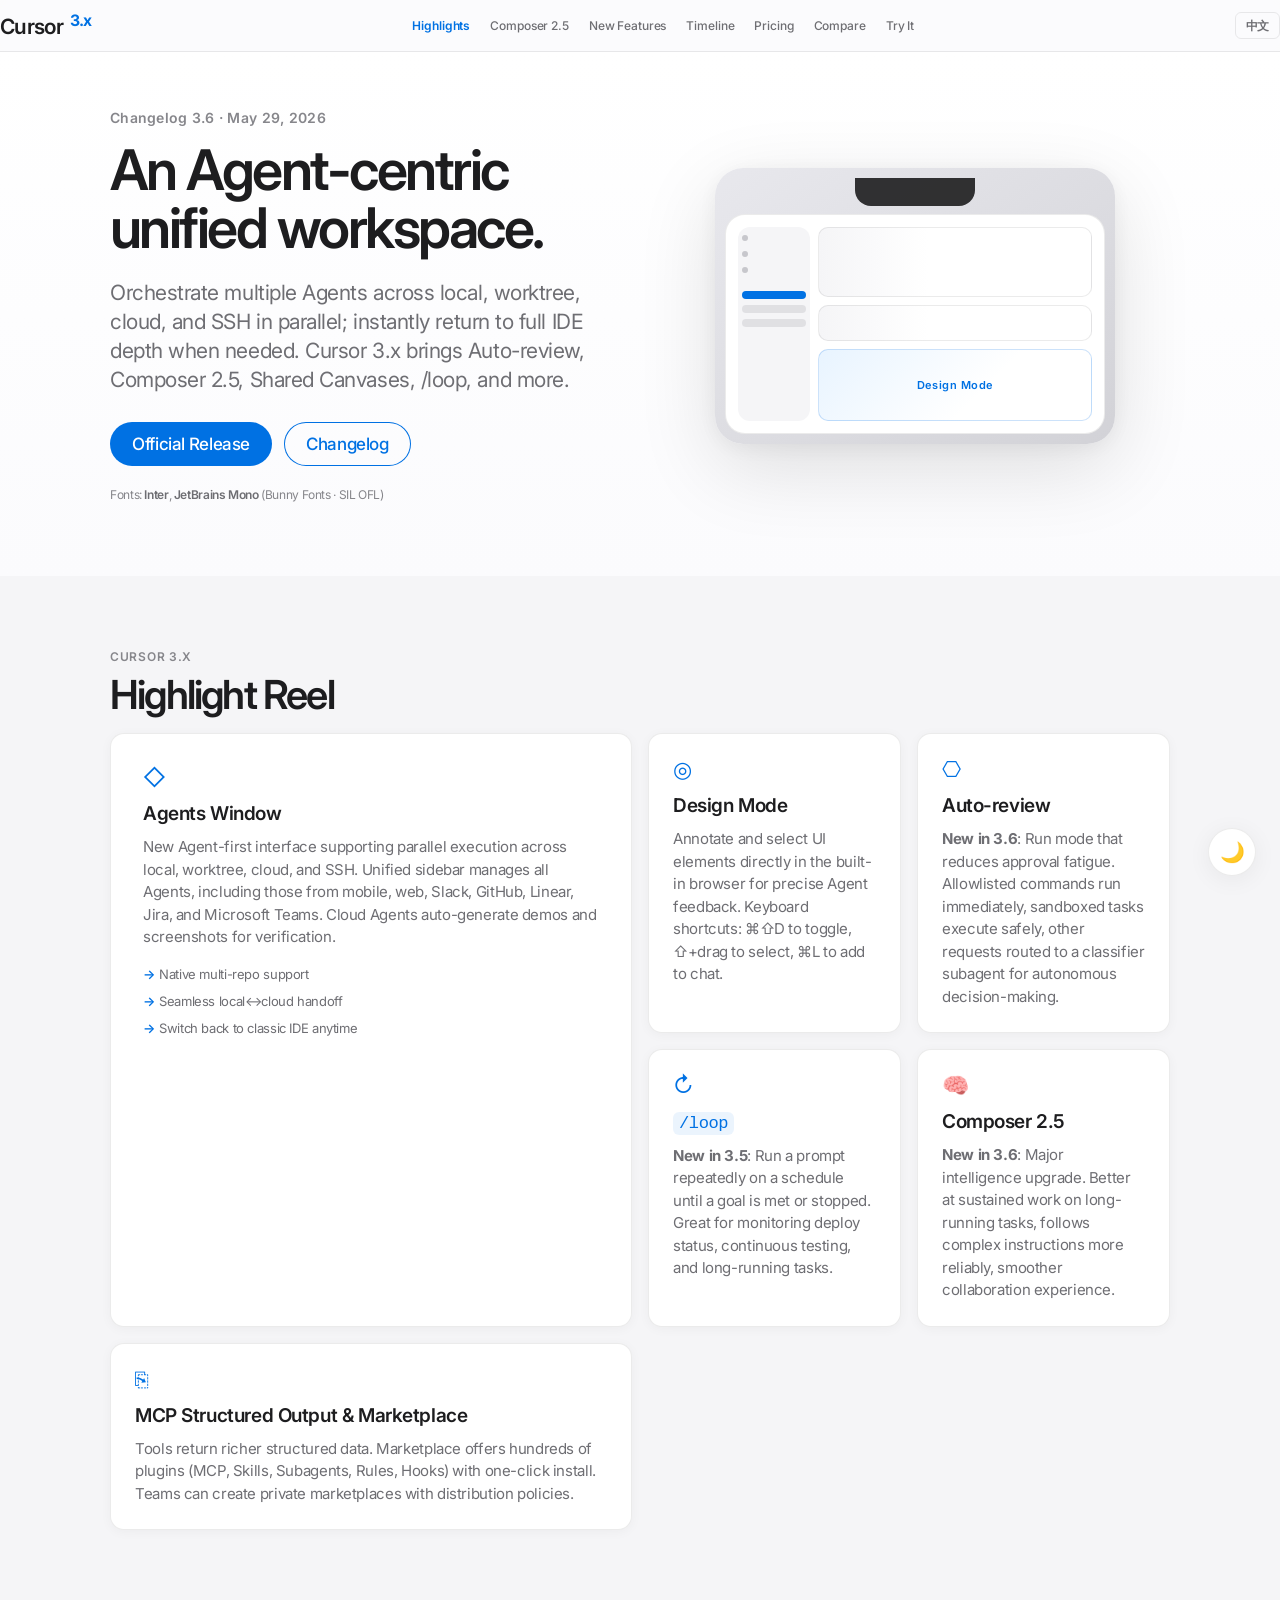
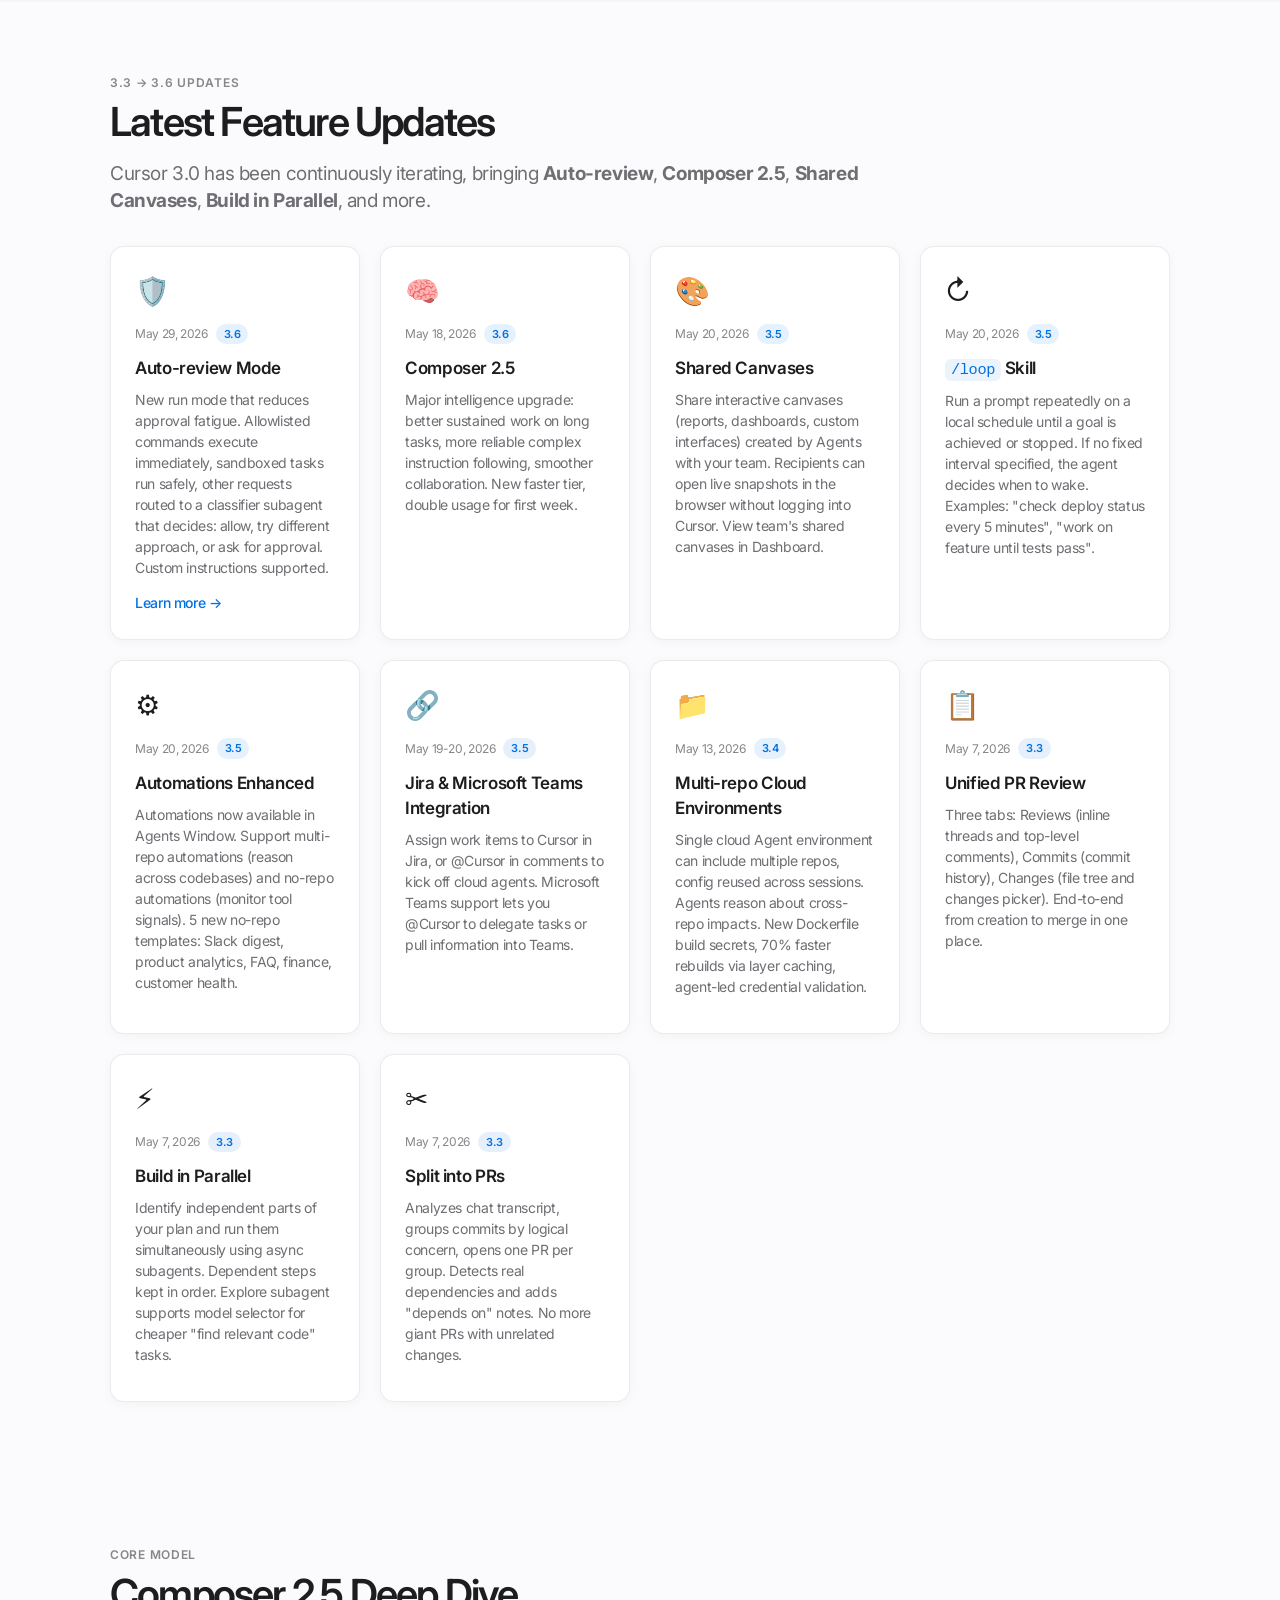
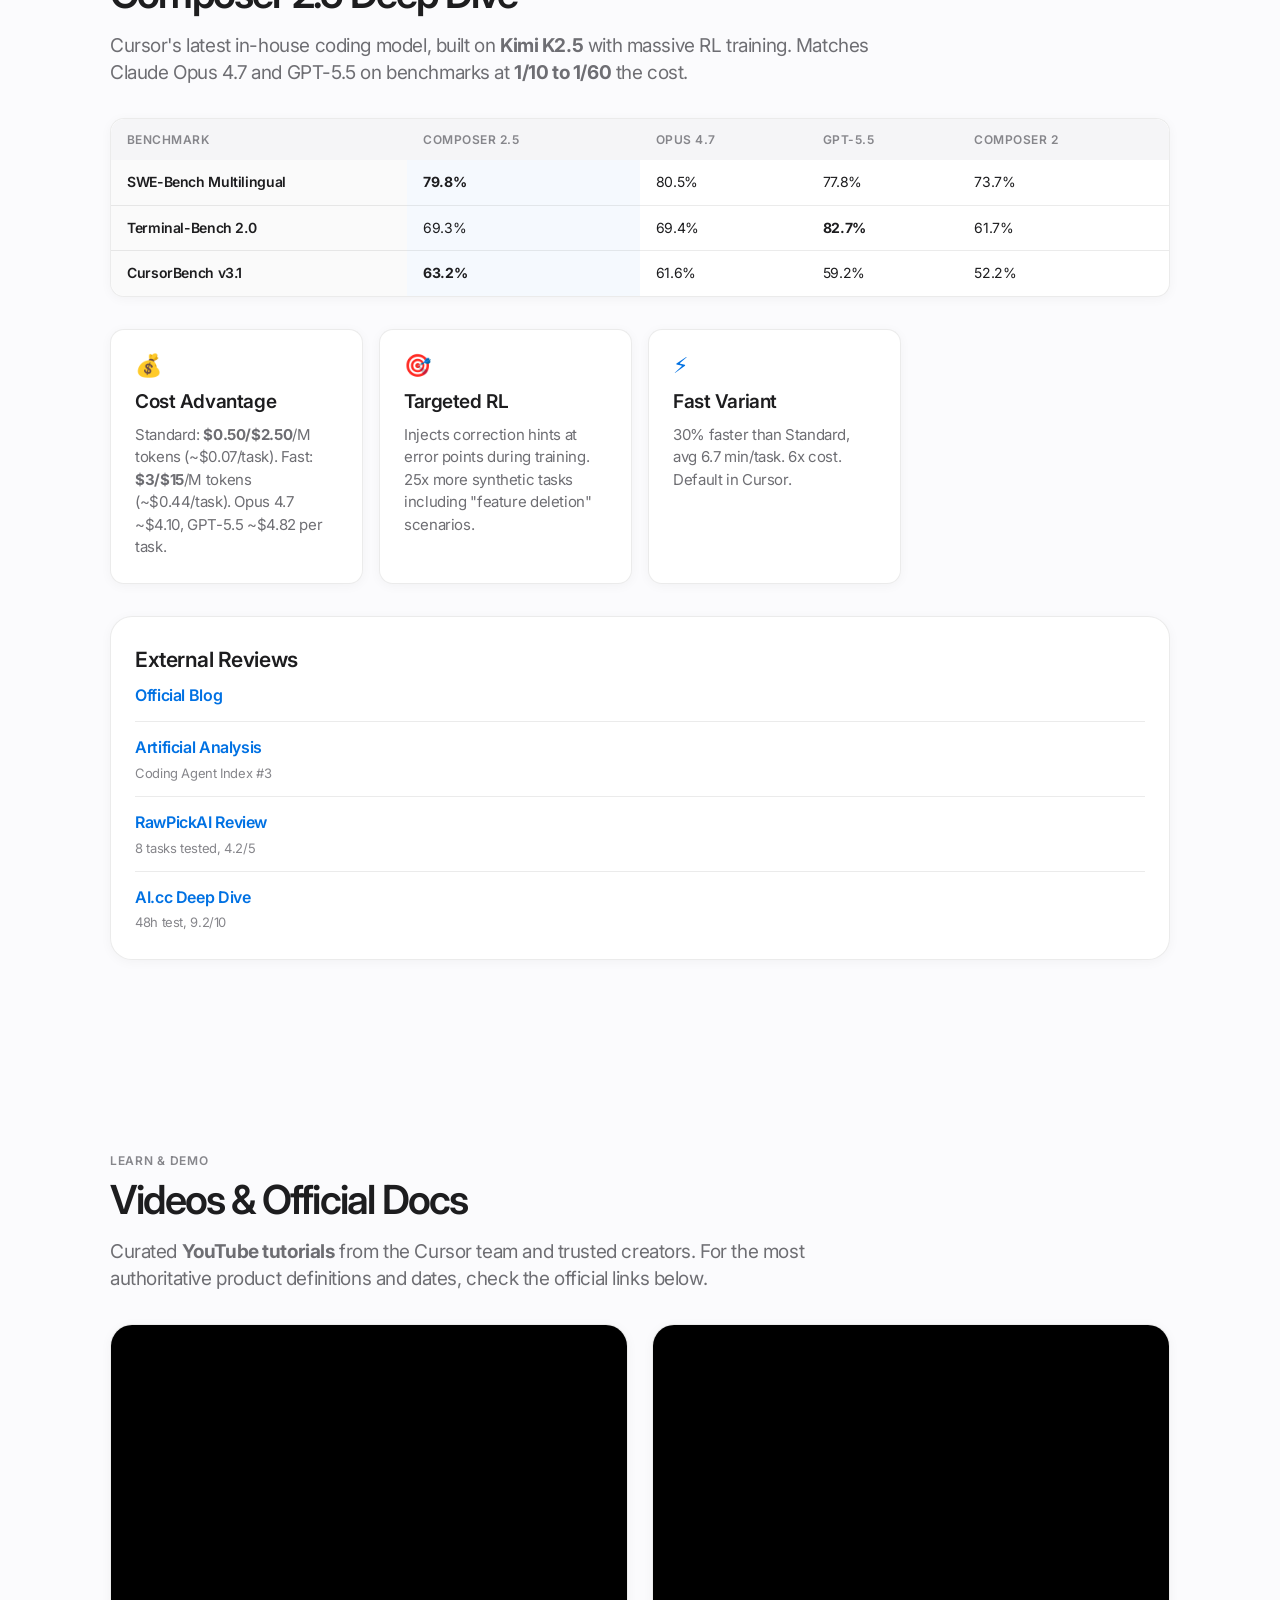
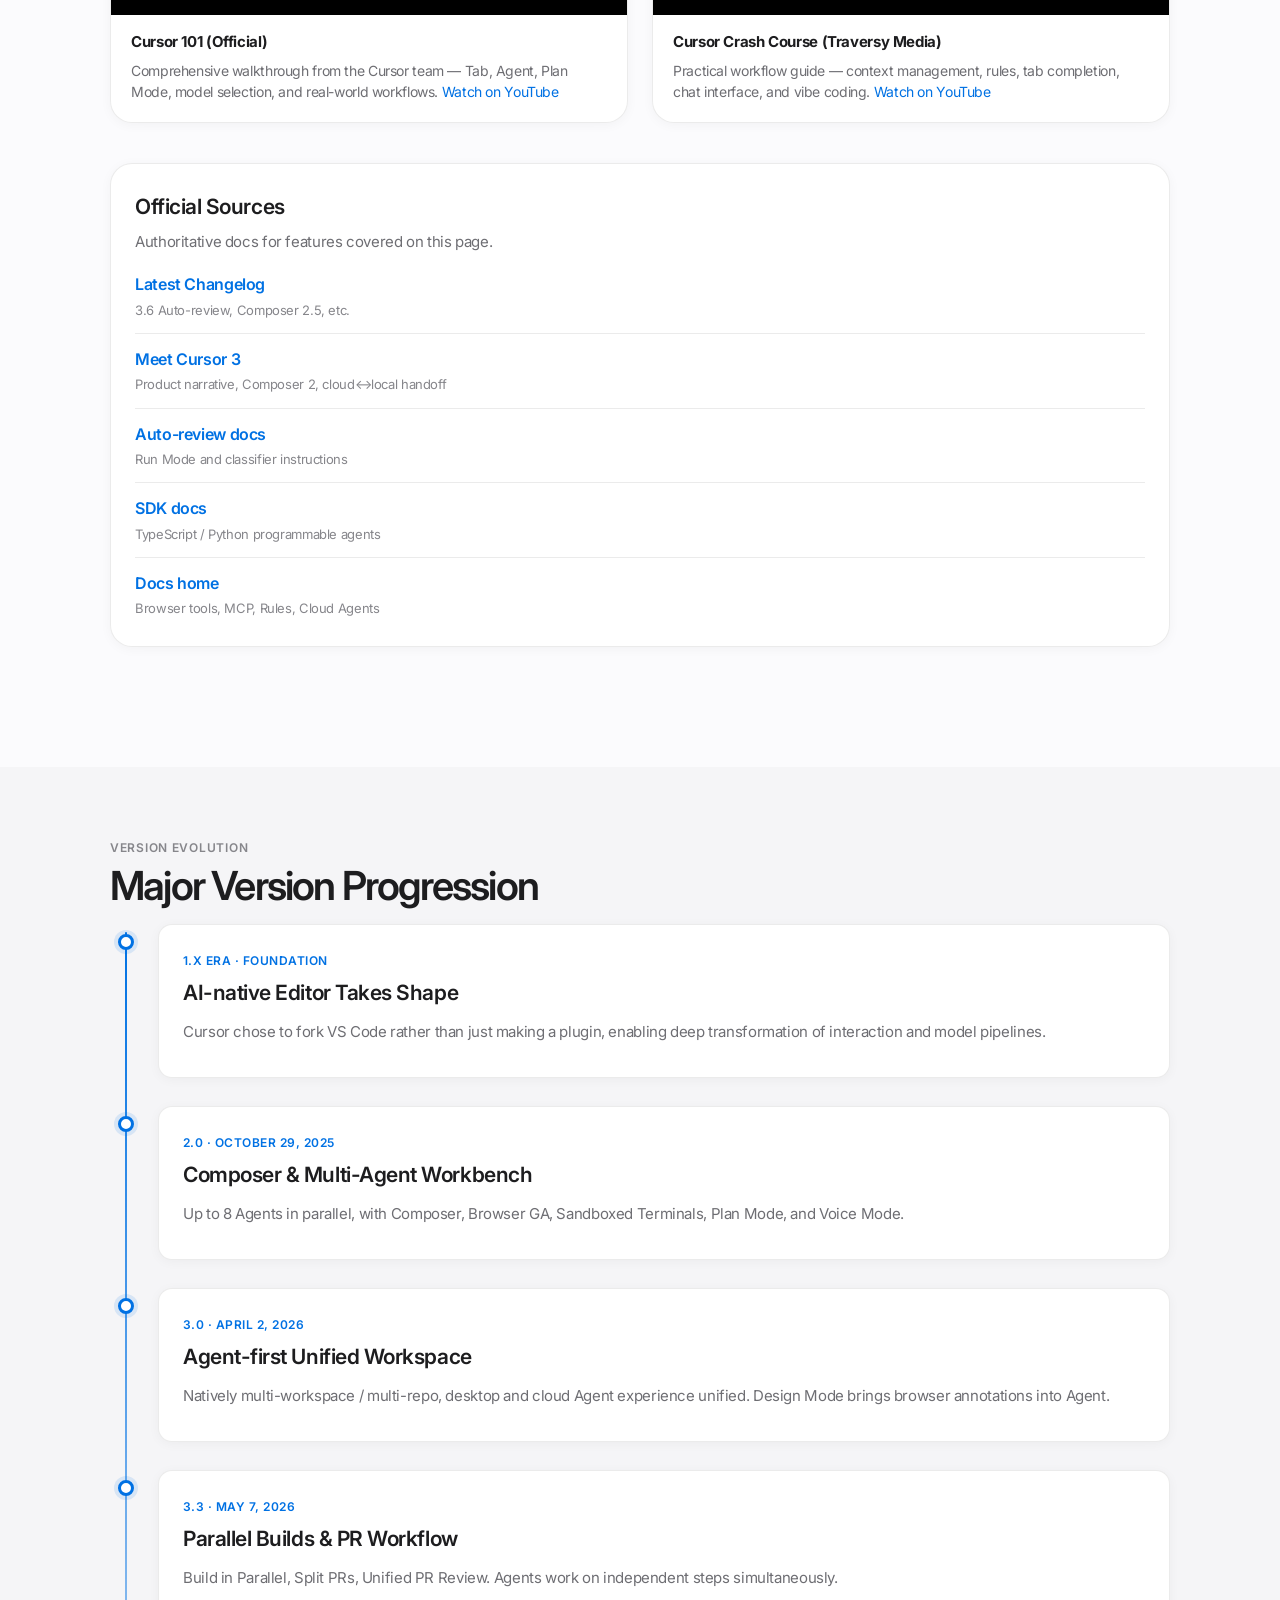
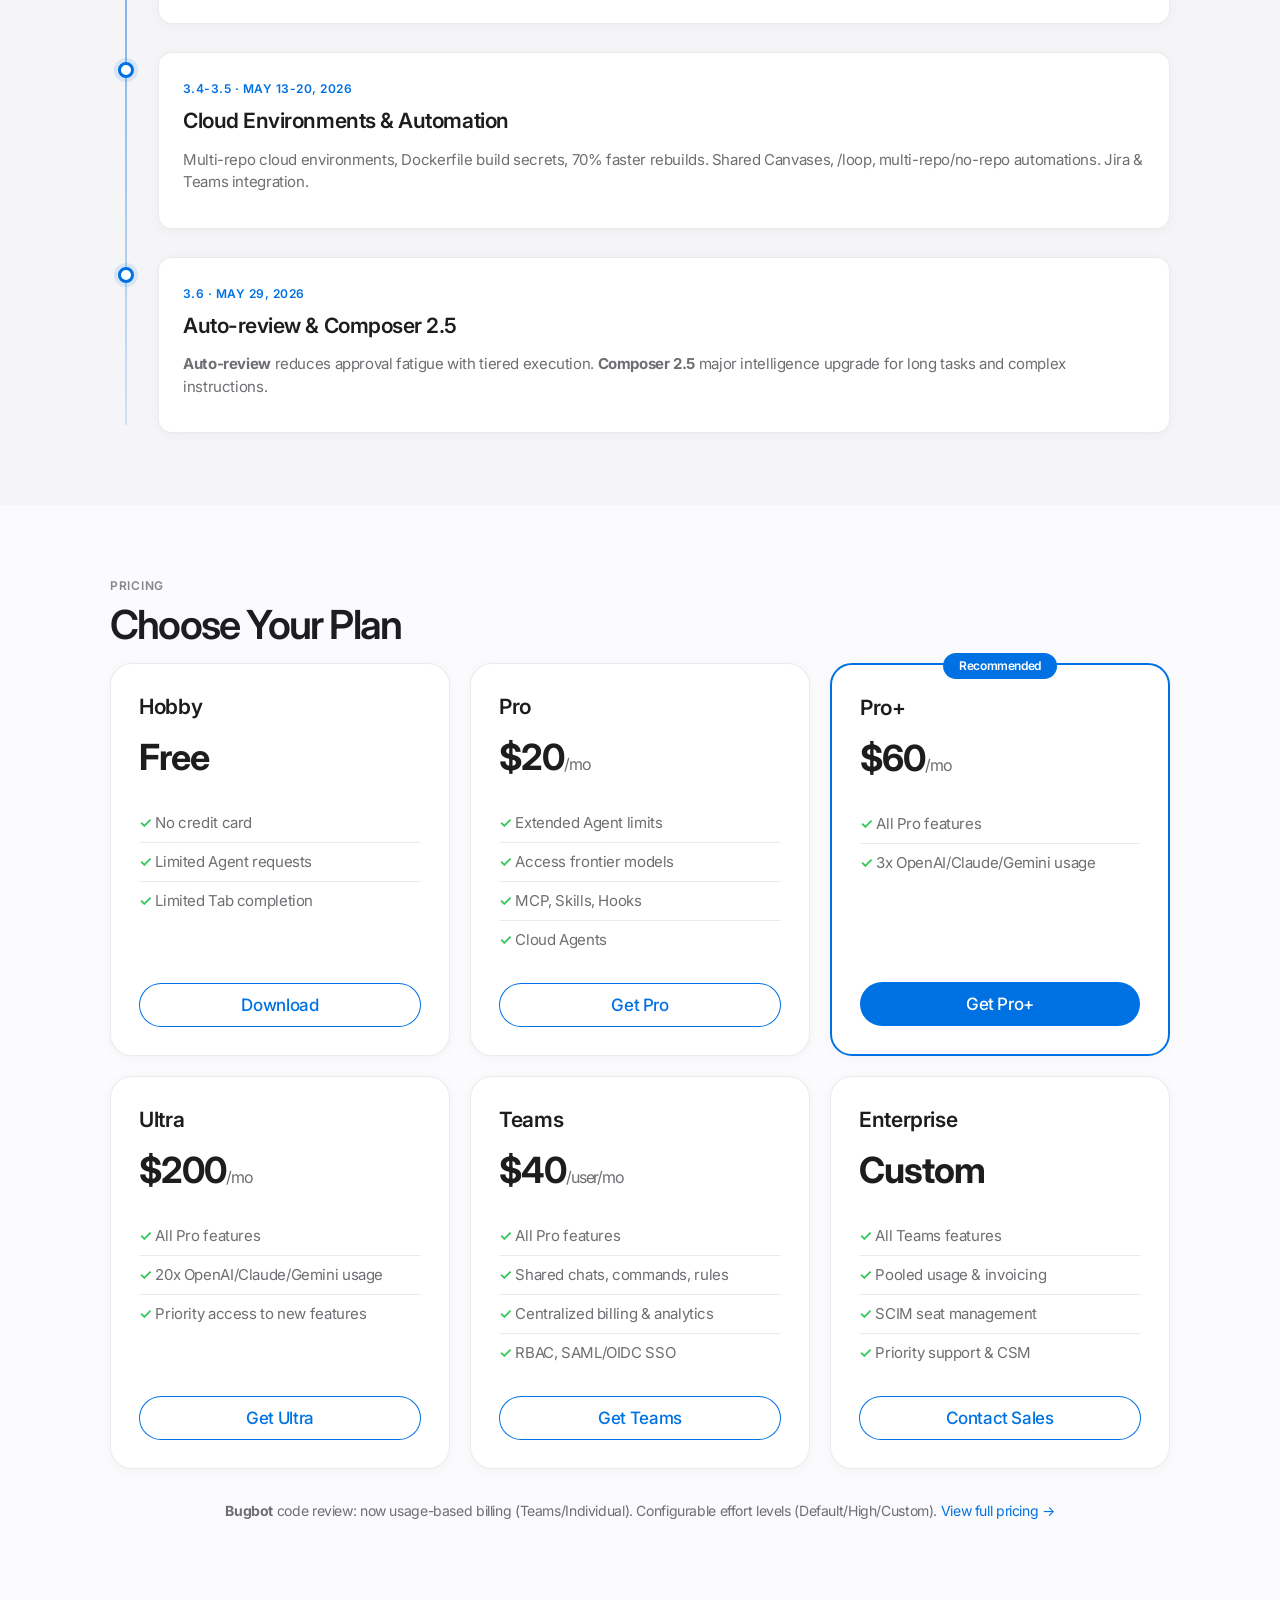
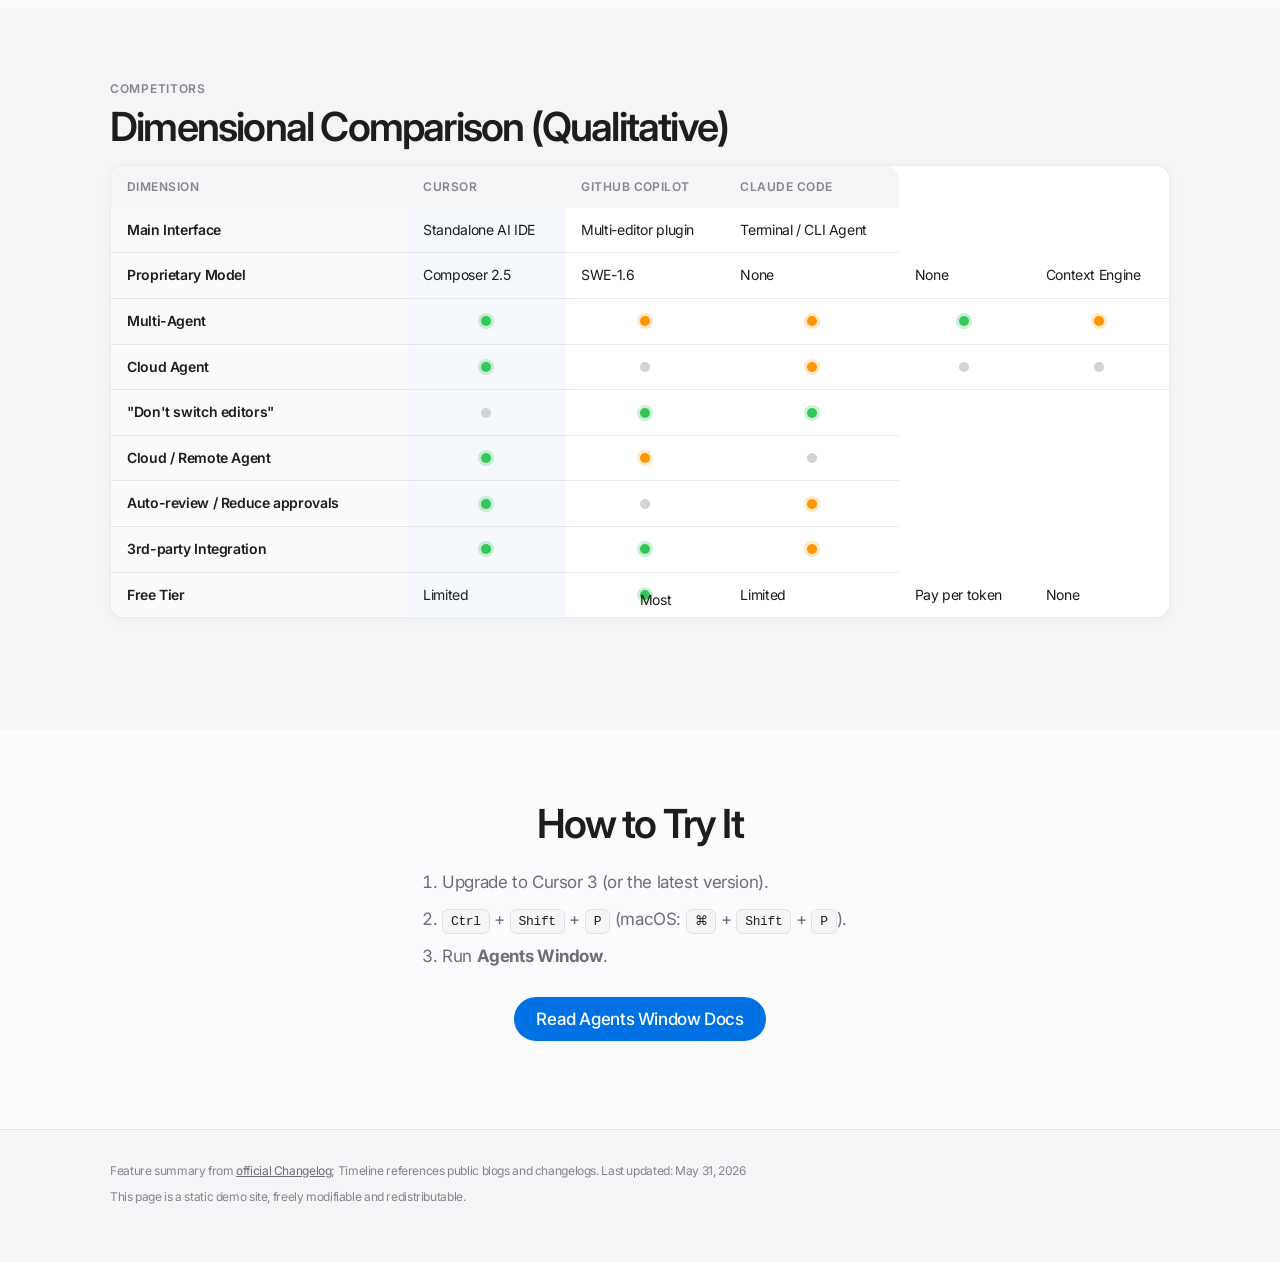
<file: en/index.html>
<!DOCTYPE html>
<html lang="en">
  <head>
    <meta charset="UTF-8" />
    <meta name="viewport" content="width=device-width, initial-scale=1" />
    <meta name="description" content="Cursor 3.x intro: Auto-review, Composer 2.5, Shared Canvases, /loop, Agents Window, Design Mode, and competitor comparison. 3.0→3.6 evolution." />
    <meta name="theme-color" content="#fbfbfd" media="(prefers-color-scheme: light)" />
    <meta name="theme-color" content="#1d1d1f" media="(prefers-color-scheme: dark)" />
    <meta property="og:type" content="website" />
    <meta property="og:title" content="Cursor 3.x · Visual Introduction" />
    <meta property="og:locale" content="en_US" />
    <link rel="manifest" href="../manifest.json" />
    <link rel="preconnect" href="https://fonts.bunny.net" crossorigin />
    <link href="https://fonts.bunny.net/css?family=inter:400,500,600,700|jetbrains-mono:400,500,600&display=swap" rel="stylesheet" />
    <link rel="stylesheet" href="../assets/css/style.css" />
    <title>Cursor 3.x · Visual Introduction</title>
  </head>
  <body>
    <a class="skip-link" href="#main">Skip to content</a>

    <header class="site-header">
      <div class="container header-inner">
        <a class="logo" href="../">Cursor <span class="logo-ver">3.x</span></a>
        <nav class="nav" aria-label="Page navigation">
          <a href="#highlights">Highlights</a>
          <a href="#composer-25">Composer 2.5</a>
          <a href="#new-features">New Features</a>
          <a href="#timeline">Timeline</a>
          <a href="#pricing">Pricing</a>
          <a href="#compare">Compare</a>
          <a href="#start">Try It</a>
        </nav>
        <div class="lang-switch">
          <a href="../" hreflang="zh" aria-label="切换到中文">中文</a>
        </div>
      </div>
    </header>

    <main id="main">
      <!-- Hero -->
      <section class="hero">
        <div class="container hero-grid">
          <div class="hero-copy">
            <p class="eyebrow">Changelog 3.6 · May 29, 2026</p>
            <h1>An Agent-centric<br />unified workspace.</h1>
            <p class="lead">Orchestrate multiple Agents across local, worktree, cloud, and SSH in parallel; instantly return to full IDE depth when needed. Cursor 3.x brings Auto-review, Composer 2.5, Shared Canvases, /loop, and more.</p>
            <div class="hero-actions">
              <a class="btn btn-primary" href="https://cursor.com/blog/cursor-3" target="_blank" rel="noopener noreferrer">Official Release</a>
              <a class="btn btn-secondary" href="https://cursor.com/changelog" target="_blank" rel="noopener noreferrer">Changelog</a>
            </div>
            <p class="font-note">Fonts: <strong>Inter</strong>, <strong>JetBrains Mono</strong> (Bunny Fonts · SIL OFL)</p>
          </div>
          <div class="hero-visual" aria-hidden="true">
            <div class="device-frame">
              <div class="device-notch"></div>
              <div class="device-screen">
                <div class="mock-sidebar">
                  <span class="mock-dot"></span><span class="mock-dot"></span><span class="mock-dot"></span>
                  <div class="mock-rows">
                    <div class="mock-row active"></div>
                    <div class="mock-row"></div>
                    <div class="mock-row"></div>
                  </div>
                </div>
                <div class="mock-main">
                  <div class="mock-chat"></div>
                  <div class="mock-chat short"></div>
                  <div class="mock-browser"><span>Design Mode</span></div>
                </div>
              </div>
            </div>
          </div>
        </div>
      </section>

      <!-- Highlights -->
      <section id="highlights" class="section section-tint">
        <div class="container">
          <p class="section-label">Cursor 3.x</p>
          <h2 class="section-title">Highlight Reel</h2>
          <div class="bento">
            <article class="bento-card bento-large animate-on-scroll">
              <div class="bento-icon" aria-hidden="true">◇</div>
              <h3>Agents Window</h3>
              <p>New Agent-first interface supporting parallel execution across local, worktree, cloud, and SSH. Unified sidebar manages all Agents, including those from mobile, web, Slack, GitHub, Linear, Jira, and Microsoft Teams. Cloud Agents auto-generate demos and screenshots for verification.</p>
              <ul class="bento-list">
                <li>Native multi-repo support</li>
                <li>Seamless local↔cloud handoff</li>
                <li>Switch back to classic IDE anytime</li>
              </ul>
            </article>
            <article class="bento-card animate-on-scroll">
              <div class="bento-icon" aria-hidden="true">◎</div>
              <h3>Design Mode</h3>
              <p>Annotate and select UI elements directly in the built-in browser for precise Agent feedback. Keyboard shortcuts: ⌘⇧D to toggle, ⇧+drag to select, ⌘L to add to chat.</p>
            </article>
            <article class="bento-card animate-on-scroll">
              <div class="bento-icon" aria-hidden="true">⎔</div>
              <h3>Auto-review</h3>
              <p><strong>New in 3.6</strong>: Run mode that reduces approval fatigue. Allowlisted commands run immediately, sandboxed tasks execute safely, other requests routed to a classifier subagent for autonomous decision-making.</p>
            </article>
            <article class="bento-card animate-on-scroll">
              <div class="bento-icon" aria-hidden="true">↻</div>
              <h3><code>/loop</code></h3>
              <p><strong>New in 3.5</strong>: Run a prompt repeatedly on a schedule until a goal is met or stopped. Great for monitoring deploy status, continuous testing, and long-running tasks.</p>
            </article>
            <article class="bento-card animate-on-scroll">
              <div class="bento-icon" aria-hidden="true">🧠</div>
              <h3>Composer 2.5</h3>
              <p><strong>New in 3.6</strong>: Major intelligence upgrade. Better at sustained work on long-running tasks, follows complex instructions more reliably, smoother collaboration experience.</p>
            </article>
            <article class="bento-card bento-wide animate-on-scroll">
              <div class="bento-icon" aria-hidden="true">⎘</div>
              <h3>MCP Structured Output & Marketplace</h3>
              <p>Tools return richer structured data. Marketplace offers hundreds of plugins (MCP, Skills, Subagents, Rules, Hooks) with one-click install. Teams can create private marketplaces with distribution policies.</p>
            </article>
          </div>
        </div>
      </section>

      <!-- New Features (3.3 - 3.6) -->
      <section id="new-features" class="section">
        <div class="container">
          <p class="section-label">3.3 → 3.6 Updates</p>
          <h2 class="section-title">Latest Feature Updates</h2>
          <p class="section-desc">Cursor 3.0 has been continuously iterating, bringing <strong>Auto-review</strong>, <strong>Composer 2.5</strong>, <strong>Shared Canvases</strong>, <strong>Build in Parallel</strong>, and more.</p>
          
          <div class="feature-grid">
            <!-- Auto-review -->
            <article class="feature-card animate-on-scroll">
              <div class="feature-icon">🛡️</div>
              <div class="feature-meta">
                <span class="feature-date">May 29, 2026</span>
                <span class="feature-version">3.6</span>
              </div>
              <h3>Auto-review Mode</h3>
              <p>New run mode that reduces approval fatigue. Allowlisted commands execute immediately, sandboxed tasks run safely, other requests routed to a classifier subagent that decides: allow, try different approach, or ask for approval. Custom instructions supported.</p>
              <a href="https://cursor.com/changelog" target="_blank" rel="noopener noreferrer">Learn more →</a>
            </article>

            <!-- Composer 2.5 -->
            <article class="feature-card animate-on-scroll">
              <div class="feature-icon">🧠</div>
              <div class="feature-meta">
                <span class="feature-date">May 18, 2026</span>
                <span class="feature-version">3.6</span>
              </div>
              <h3>Composer 2.5</h3>
              <p>Major intelligence upgrade: better sustained work on long tasks, more reliable complex instruction following, smoother collaboration. New faster tier, double usage for first week.</p>
            </article>

            <!-- Shared Canvases -->
            <article class="feature-card animate-on-scroll">
              <div class="feature-icon">🎨</div>
              <div class="feature-meta">
                <span class="feature-date">May 20, 2026</span>
                <span class="feature-version">3.5</span>
              </div>
              <h3>Shared Canvases</h3>
              <p>Share interactive canvases (reports, dashboards, custom interfaces) created by Agents with your team. Recipients can open live snapshots in the browser without logging into Cursor. View team's shared canvases in Dashboard.</p>
            </article>

            <!-- /loop -->
            <article class="feature-card animate-on-scroll">
              <div class="feature-icon">↻</div>
              <div class="feature-meta">
                <span class="feature-date">May 20, 2026</span>
                <span class="feature-version">3.5</span>
              </div>
              <h3><code>/loop</code> Skill</h3>
              <p>Run a prompt repeatedly on a local schedule until a goal is achieved or stopped. If no fixed interval specified, the agent decides when to wake. Examples: "check deploy status every 5 minutes", "work on feature until tests pass".</p>
            </article>

            <!-- Automations -->
            <article class="feature-card animate-on-scroll">
              <div class="feature-icon">⚙️</div>
              <div class="feature-meta">
                <span class="feature-date">May 20, 2026</span>
                <span class="feature-version">3.5</span>
              </div>
              <h3>Automations Enhanced</h3>
              <p>Automations now available in Agents Window. Support multi-repo automations (reason across codebases) and no-repo automations (monitor tool signals). 5 new no-repo templates: Slack digest, product analytics, FAQ, finance, customer health.</p>
            </article>

            <!-- Jira & Teams -->
            <article class="feature-card animate-on-scroll">
              <div class="feature-icon">🔗</div>
              <div class="feature-meta">
                <span class="feature-date">May 19-20, 2026</span>
                <span class="feature-version">3.5</span>
              </div>
              <h3>Jira & Microsoft Teams Integration</h3>
              <p>Assign work items to Cursor in Jira, or @Cursor in comments to kick off cloud agents. Microsoft Teams support lets you @Cursor to delegate tasks or pull information into Teams.</p>
            </article>

            <!-- Multi-repo Environments -->
            <article class="feature-card animate-on-scroll">
              <div class="feature-icon">📁</div>
              <div class="feature-meta">
                <span class="feature-date">May 13, 2026</span>
                <span class="feature-version">3.4</span>
              </div>
              <h3>Multi-repo Cloud Environments</h3>
              <p>Single cloud Agent environment can include multiple repos, config reused across sessions. Agents reason about cross-repo impacts. New Dockerfile build secrets, 70% faster rebuilds via layer caching, agent-led credential validation.</p>
            </article>

            <!-- PR Review -->
            <article class="feature-card animate-on-scroll">
              <div class="feature-icon">📋</div>
              <div class="feature-meta">
                <span class="feature-date">May 7, 2026</span>
                <span class="feature-version">3.3</span>
              </div>
              <h3>Unified PR Review</h3>
              <p>Three tabs: Reviews (inline threads and top-level comments), Commits (commit history), Changes (file tree and changes picker). End-to-end from creation to merge in one place.</p>
            </article>

            <!-- Build in Parallel -->
            <article class="feature-card animate-on-scroll">
              <div class="feature-icon">⚡</div>
              <div class="feature-meta">
                <span class="feature-date">May 7, 2026</span>
                <span class="feature-version">3.3</span>
              </div>
              <h3>Build in Parallel</h3>
              <p>Identify independent parts of your plan and run them simultaneously using async subagents. Dependent steps kept in order. Explore subagent supports model selector for cheaper "find relevant code" tasks.</p>
            </article>

            <!-- Split PRs -->
            <article class="feature-card animate-on-scroll">
              <div class="feature-icon">✂️</div>
              <div class="feature-meta">
                <span class="feature-date">May 7, 2026</span>
                <span class="feature-version">3.3</span>
              </div>
              <h3>Split into PRs</h3>
              <p>Analyzes chat transcript, groups commits by logical concern, opens one PR per group. Detects real dependencies and adds "depends on" notes. No more giant PRs with unrelated changes.</p>
            </article>
          </div>
        </div>
      </section>


      <!-- Composer 2.5 Deep Dive -->
      <section id="composer-25" class="section">
        <div class="container">
          <p class="section-label">Core Model</p>
          <h2 class="section-title">Composer 2.5 Deep Dive</h2>
          <p class="section-desc">Cursor's latest in-house coding model, built on <strong>Kimi K2.5</strong> with massive RL training. Matches Claude Opus 4.7 and GPT-5.5 on benchmarks at <strong>1/10 to 1/60</strong> the cost.</p>
          <div class="compare-wrap animate-on-scroll" style="margin-bottom:32px">
            <table class="compare-table">
              <thead><tr><th scope="col">Benchmark</th><th scope="col">Composer 2.5</th><th scope="col">Opus 4.7</th><th scope="col">GPT-5.5</th><th scope="col">Composer 2</th></tr></thead>
              <tbody>
                <tr><th scope="row">SWE-Bench Multilingual</th><td><strong>79.8%</strong></td><td>80.5%</td><td>77.8%</td><td>73.7%</td></tr>
                <tr><th scope="row">Terminal-Bench 2.0</th><td>69.3%</td><td>69.4%</td><td><strong>82.7%</strong></td><td>61.7%</td></tr>
                <tr><th scope="row">CursorBench v3.1</th><td><strong>63.2%</strong></td><td>61.6%</td><td>59.2%</td><td>52.2%</td></tr>
              </tbody>
            </table>
          </div>
          <div class="bento">
            <article class="bento-card animate-on-scroll"><div class="bento-icon">💰</div><h3>Cost Advantage</h3><p>Standard: <strong>$0.50/$2.50</strong>/M tokens (~$0.07/task). Fast: <strong>$3/$15</strong>/M tokens (~$0.44/task). Opus 4.7 ~$4.10, GPT-5.5 ~$4.82 per task.</p></article>
            <article class="bento-card animate-on-scroll"><div class="bento-icon">🎯</div><h3>Targeted RL</h3><p>Injects correction hints at error points during training. 25x more synthetic tasks including "feature deletion" scenarios.</p></article>
            <article class="bento-card animate-on-scroll"><div class="bento-icon">⚡</div><h3>Fast Variant</h3><p>30% faster than Standard, avg 6.7 min/task. 6x cost. Default in Cursor.</p></article>
          </div>
          <div class="doc-panel animate-on-scroll" style="margin-top:32px">
            <h3 class="doc-panel-title">External Reviews</h3>
            <ul class="doc-link-list">
              <li><a href="https://cursor.com/blog/composer-2-5" target="_blank" rel="noopener noreferrer">Official Blog</a></li>
              <li><a href="https://artificialanalysis.ai/articles/cursor-composer-2-5-coding-agent-index" target="_blank" rel="noopener noreferrer">Artificial Analysis</a><span class="doc-link-hint">Coding Agent Index #3</span></li>
              <li><a href="https://rawpickai.com/blog/composer-2-5-review" target="_blank" rel="noopener noreferrer">RawPickAI Review</a><span class="doc-link-hint">8 tasks tested, 4.2/5</span></li>
              <li><a href="https://www.ai.cc/blogs/composer-2-5-review-cursor-ai-deep-dive-benchmarks-real-world-testing/" target="_blank" rel="noopener noreferrer">AI.cc Deep Dive</a><span class="doc-link-hint">48h test, 9.2/10</span></li>
            </ul>
          </div>
        </div>
      </section>

      <!-- Media -->
      <section id="media" class="section">
        <div class="container">
          <p class="section-label">Learn &amp; Demo</p>
          <h2 class="section-title">Videos &amp; Official Docs</h2>
          <p class="section-desc">Curated <strong>YouTube tutorials</strong> from the Cursor team and trusted creators. For the most authoritative product definitions and dates, check the official links below.</p>
          <div class="media-grid media-grid-featured">
            <figure class="video-card animate-on-scroll">
              <div class="video-frame" data-loaded="false">
                <iframe src="https://www.youtube.com/embed/4IskO3BKwNY" title="Cursor 101 — official deep dive" loading="lazy" allowfullscreen referrerpolicy="strict-origin-when-cross-origin" onload="this.parentElement.dataset.loaded='true';this.parentElement.classList.add('loaded')"></iframe>
              </div>
              <figcaption class="video-caption">
                <strong>Cursor 101 (Official)</strong>
                Comprehensive walkthrough from the Cursor team — Tab, Agent, Plan Mode, model selection, and real-world workflows.
                <a href="https://www.youtube.com/watch?v=4IskO3BKwNY" target="_blank" rel="noopener noreferrer">Watch on YouTube</a>
              </figcaption>
            </figure>
            <figure class="video-card animate-on-scroll">
              <div class="video-frame" data-loaded="false">
                <iframe src="https://www.youtube.com/embed/5zR1ZE5aqho" title="Cursor Crash Course — Traversy Media" loading="lazy" allowfullscreen referrerpolicy="strict-origin-when-cross-origin" onload="this.parentElement.dataset.loaded='true';this.parentElement.classList.add('loaded')"></iframe>
              </div>
              <figcaption class="video-caption">
                <strong>Cursor Crash Course (Traversy Media)</strong>
                Practical workflow guide — context management, rules, tab completion, chat interface, and vibe coding.
                <a href="https://www.youtube.com/watch?v=5zR1ZE5aqho" target="_blank" rel="noopener noreferrer">Watch on YouTube</a>
              </figcaption>
            </figure>
          </div>
          <div class="doc-panel animate-on-scroll">
            <h3 class="doc-panel-title">Official Sources</h3>
            <p class="doc-panel-lead">Authoritative docs for features covered on this page.</p>
            <ul class="doc-link-list">
              <li><a href="https://cursor.com/changelog" target="_blank" rel="noopener noreferrer">Latest Changelog</a><span class="doc-link-hint">3.6 Auto-review, Composer 2.5, etc.</span></li>
              <li><a href="https://cursor.com/blog/cursor-3" target="_blank" rel="noopener noreferrer">Meet Cursor 3</a><span class="doc-link-hint">Product narrative, Composer 2, cloud↔local handoff</span></li>
              <li><a href="https://cursor.com/docs/agent/run-mode" target="_blank" rel="noopener noreferrer">Auto-review docs</a><span class="doc-link-hint">Run Mode and classifier instructions</span></li>
              <li><a href="https://cursor.com/docs/sdk/typescript" target="_blank" rel="noopener noreferrer">SDK docs</a><span class="doc-link-hint">TypeScript / Python programmable agents</span></li>
              <li><a href="https://cursor.com/docs" target="_blank" rel="noopener noreferrer">Docs home</a><span class="doc-link-hint">Browser tools, MCP, Rules, Cloud Agents</span></li>
            </ul>
          </div>
        </div>
      </section>

      <!-- Timeline -->
      <section id="timeline" class="section section-tint">
        <div class="container">
          <p class="section-label">Version Evolution</p>
          <h2 class="section-title">Major Version Progression</h2>
          <ol class="timeline" role="list">
            <li class="timeline-item"><div class="timeline-marker" aria-hidden="true"></div><div class="timeline-card"><span class="timeline-era">1.x Era · Foundation</span><h3 class="timeline-title">AI-native Editor Takes Shape</h3><p class="timeline-body">Cursor chose to fork VS Code rather than just making a plugin, enabling deep transformation of interaction and model pipelines.</p></div></li>
            <li class="timeline-item"><div class="timeline-marker" aria-hidden="true"></div><div class="timeline-card"><span class="timeline-era">2.0 · October 29, 2025</span><h3 class="timeline-title">Composer & Multi-Agent Workbench</h3><p class="timeline-body">Up to 8 Agents in parallel, with Composer, Browser GA, Sandboxed Terminals, Plan Mode, and Voice Mode.</p></div></li>
            <li class="timeline-item"><div class="timeline-marker" aria-hidden="true"></div><div class="timeline-card"><span class="timeline-era">3.0 · April 2, 2026</span><h3 class="timeline-title">Agent-first Unified Workspace</h3><p class="timeline-body">Natively multi-workspace / multi-repo, desktop and cloud Agent experience unified. Design Mode brings browser annotations into Agent.</p></div></li>
            <li class="timeline-item"><div class="timeline-marker" aria-hidden="true"></div><div class="timeline-card"><span class="timeline-era">3.3 · May 7, 2026</span><h3 class="timeline-title">Parallel Builds & PR Workflow</h3><p class="timeline-body">Build in Parallel, Split PRs, Unified PR Review. Agents work on independent steps simultaneously.</p></div></li>
            <li class="timeline-item"><div class="timeline-marker" aria-hidden="true"></div><div class="timeline-card"><span class="timeline-era">3.4-3.5 · May 13-20, 2026</span><h3 class="timeline-title">Cloud Environments & Automation</h3><p class="timeline-body">Multi-repo cloud environments, Dockerfile build secrets, 70% faster rebuilds. Shared Canvases, /loop, multi-repo/no-repo automations. Jira & Teams integration.</p></div></li>
            <li class="timeline-item"><div class="timeline-marker" aria-hidden="true"></div><div class="timeline-card"><span class="timeline-era">3.6 · May 29, 2026</span><h3 class="timeline-title">Auto-review & Composer 2.5</h3><p class="timeline-body"><strong>Auto-review</strong> reduces approval fatigue with tiered execution. <strong>Composer 2.5</strong> major intelligence upgrade for long tasks and complex instructions.</p></div></li>
          </ol>
        </div>
      </section>

      <!-- Pricing -->
      <section id="pricing" class="section">
        <div class="container">
          <p class="section-label">Pricing</p>
          <h2 class="section-title">Choose Your Plan</h2>
          <div class="pricing-grid">
            <div class="pricing-card animate-on-scroll">
              <div class="pricing-header"><h3>Hobby</h3><div class="pricing-price">Free</div></div>
              <ul class="pricing-features"><li>No credit card</li><li>Limited Agent requests</li><li>Limited Tab completion</li></ul>
              <a href="https://cursor.com/download" class="btn btn-secondary" target="_blank">Download</a>
            </div>
            <div class="pricing-card animate-on-scroll">
              <div class="pricing-header"><h3>Pro</h3><div class="pricing-price">$20<span>/mo</span></div></div>
              <ul class="pricing-features"><li>Extended Agent limits</li><li>Access frontier models</li><li>MCP, Skills, Hooks</li><li>Cloud Agents</li></ul>
              <a href="https://cursor.com/api/auth/checkoutDeepControl?yearly=false" class="btn btn-secondary" target="_blank">Get Pro</a>
            </div>
            <div class="pricing-card pricing-featured animate-on-scroll">
              <div class="pricing-badge">Recommended</div>
              <div class="pricing-header"><h3>Pro+</h3><div class="pricing-price">$60<span>/mo</span></div></div>
              <ul class="pricing-features"><li>All Pro features</li><li>3x OpenAI/Claude/Gemini usage</li></ul>
              <a href="https://cursor.com/api/auth/checkoutDeepControl?tier=pro_plus&yearly=false" class="btn btn-primary" target="_blank">Get Pro+</a>
            </div>
            <div class="pricing-card animate-on-scroll">
              <div class="pricing-header"><h3>Ultra</h3><div class="pricing-price">$200<span>/mo</span></div></div>
              <ul class="pricing-features"><li>All Pro features</li><li>20x OpenAI/Claude/Gemini usage</li><li>Priority access to new features</li></ul>
              <a href="https://cursor.com/api/auth/checkoutDeepControl?tier=ultra&yearly=false" class="btn btn-secondary" target="_blank">Get Ultra</a>
            </div>
            <div class="pricing-card animate-on-scroll">
              <div class="pricing-header"><h3>Teams</h3><div class="pricing-price">$40<span>/user/mo</span></div></div>
              <ul class="pricing-features"><li>All Pro features</li><li>Shared chats, commands, rules</li><li>Centralized billing & analytics</li><li>RBAC, SAML/OIDC SSO</li></ul>
              <a href="https://cursor.com/team/new-team?yearly=false" class="btn btn-secondary" target="_blank">Get Teams</a>
            </div>
            <div class="pricing-card animate-on-scroll">
              <div class="pricing-header"><h3>Enterprise</h3><div class="pricing-price">Custom</div></div>
              <ul class="pricing-features"><li>All Teams features</li><li>Pooled usage & invoicing</li><li>SCIM seat management</li><li>Priority support & CSM</li></ul>
              <a href="https://cursor.com/contact-sales" class="btn btn-secondary" target="_blank">Contact Sales</a>
            </div>
          </div>
          <div class="pricing-note"><p><strong>Bugbot</strong> code review: now usage-based billing (Teams/Individual). Configurable effort levels (Default/High/Custom). <a href="https://cursor.com/pricing" target="_blank" rel="noopener noreferrer">View full pricing →</a></p></div>
        </div>
      </section>

      <!-- Compare -->
      <section id="compare" class="section section-tint">
        <div class="container">
          <p class="section-label">Competitors</p>
          <h2 class="section-title">Dimensional Comparison (Qualitative)</h2>
          <div class="compare-wrap animate-on-scroll">
            <table class="compare-table">
              <thead><tr><th scope="col">Dimension</th><th scope="col">Cursor</th><th scope="col">GitHub Copilot</th><th scope="col">Claude Code</th></tr></thead>
              <tbody>
                <tr><th scope="row">Main Interface</th><td>Standalone AI IDE</td><td>Multi-editor plugin</td><td>Terminal / CLI Agent</td></tr>
                <tr><th scope="row">Proprietary Model</th><td>Composer 2.5</td><td>SWE-1.6</td><td>None</td><td>None</td><td>Context Engine</td></tr>
                <tr><th scope="row">Multi-Agent</th><td><span class="dot strong"></span></td><td><span class="dot mid"></span></td><td><span class="dot mid"></span></td><td><span class="dot strong"></span></td><td><span class="dot mid"></span></td></tr>
                <tr><th scope="row">Cloud Agent</th><td><span class="dot strong"></span></td><td><span class="dot weak"></span></td><td><span class="dot mid"></span></td><td><span class="dot weak"></span></td><td><span class="dot weak"></span></td></tr>
                <tr><th scope="row">"Don't switch editors"</th><td><span class="dot weak"></span></td><td><span class="dot strong"></span></td><td><span class="dot strong"></span></td></tr>
                <tr><th scope="row">Cloud / Remote Agent</th><td><span class="dot strong"></span></td><td><span class="dot mid"></span></td><td><span class="dot weak"></span></td></tr>
                
                
                <tr><th scope="row">Auto-review / Reduce approvals</th><td><span class="dot strong"></span></td><td><span class="dot weak"></span></td><td><span class="dot mid"></span></td></tr>
                
                
                <tr><th scope="row">3rd-party Integration</th><td><span class="dot strong"></span></td><td><span class="dot strong"></span></td><td><span class="dot mid"></span></td></tr>
                <tr><th scope="row">Free Tier</th><td>Limited</td><td><span class="dot strong">Most generous</span></td><td>Limited</td><td>Pay per token</td><td>None</td></tr>
              </tbody>
            </table>
          </div>
        </div>
      </section>

      <!-- CTA -->
      <section id="start" class="section section-cta">
        <div class="container narrow-block">
          <h2 class="section-title">How to Try It</h2>
          <ol class="steps">
            <li>Upgrade to Cursor 3 (or the latest version).</li>
            <li><kbd>Ctrl</kbd> + <kbd>Shift</kbd> + <kbd>P</kbd> (macOS: <kbd>⌘</kbd> + <kbd>Shift</kbd> + <kbd>P</kbd>).</li>
            <li>Run <strong>Agents Window</strong>.</li>
          </ol>
          <a class="btn btn-primary" href="https://cursor.com/docs/agent/agents-window" target="_blank" rel="noopener noreferrer">Read Agents Window Docs</a>
        </div>
      </section>
    </main>

    <footer class="site-footer">
      <div class="container footer-inner">
        <p>Feature summary from <a href="https://cursor.com/changelog" target="_blank" rel="noopener noreferrer">official Changelog</a>; Timeline references public blogs and changelogs. Last updated: May 31, 2026</p>
        <p class="muted">This page is a static demo site, freely modifiable and redistributable.</p>
      </div>
    </footer>

    <button class="theme-toggle" id="themeToggle" aria-label="Toggle dark mode" title="Toggle dark mode">🌙</button>
    <button class="back-to-top" id="backToTop" aria-label="Back to top" title="Back to top">↑</button>
    <script src="../assets/js/main.js"></script>
  </body>
</html>
</file>
<file: assets/css/style.css>
/* Cursor 3 intro — Apple-like light UI, Inter + JetBrains Mono (OFL via Bunny Fonts) */
:root {
  --bg: #fbfbfd;
  --bg-tint: #f5f5f7;
  --surface: #ffffff;
  --text: #1d1d1f;
  --text-secondary: #6e6e73;
  --text-tertiary: #86868b;
  --separator: rgba(0, 0, 0, 0.08);
  --blue: #0071e3;
  --blue-hover: #0077ed;
  --radius-lg: 22px;
  --radius-md: 14px;
  --radius-sm: 10px;
  --shadow-soft: 0 4px 24px rgba(0, 0, 0, 0.06);
  --shadow-card: 0 2px 12px rgba(0, 0, 0, 0.04);
  --font-sans: "Inter", system-ui, -apple-system, "Segoe UI", sans-serif;
  --font-mono: "JetBrains Mono", ui-monospace, monospace;
  --max: 1060px;
  --header-h: 52px;
  --transition-theme: 0.3s ease;
}

/* Dark mode variables */
[data-theme="dark"] {
  --bg: #1d1d1f;
  --bg-tint: #2c2c2e;
  --surface: #2c2c2e;
  --text: #f5f5f7;
  --text-secondary: #a1a1a6;
  --text-tertiary: #86868b;
  --separator: rgba(255, 255, 255, 0.1);
  --blue: #0a84ff;
  --blue-hover: #409cff;
  --shadow-soft: 0 4px 24px rgba(0, 0, 0, 0.3);
  --shadow-card: 0 2px 12px rgba(0, 0, 0, 0.2);
}

*,
*::before,
*::after {
  box-sizing: border-box;
}

html {
  scroll-behavior: smooth;
}

body {
  transition: background var(--transition-theme), color var(--transition-theme);
}

body {
  margin: 0;
  font-family: var(--font-sans);
  font-size: 17px;
  line-height: 1.47059;
  letter-spacing: -0.022em;
  background: var(--bg);
  color: var(--text);
  -webkit-font-smoothing: antialiased;
}

.skip-link {
  position: absolute;
  left: -9999px;
  z-index: 200;
  padding: 0.5rem 1rem;
  background: var(--blue);
  color: #fff;
  font-weight: 600;
  border-radius: 8px;
}

.skip-link:focus {
  left: 1rem;
  top: 1rem;
}

.container {
  width: min(100% - 48px, var(--max));
  margin-inline: auto;
}

@media (max-width: 734px) {
  .container {
    width: min(100% - 32px, var(--max));
  }
}

.site-header {
  position: sticky;
  top: 0;
  z-index: 100;
  height: var(--header-h);
  display: flex;
  align-items: center;
  background: rgba(251, 251, 253, 0.72);
  backdrop-filter: saturate(180%) blur(20px);
  -webkit-backdrop-filter: saturate(180%) blur(20px);
  border-bottom: 1px solid var(--separator);
  transition: background var(--transition-theme);
}

[data-theme="dark"] .site-header {
  background: rgba(29, 29, 31, 0.72);
}

.header-inner {
  display: flex;
  flex-wrap: wrap;
  align-items: center;
  justify-content: space-between;
  gap: 12px 20px;
  width: 100%;
}

.logo {
  font-weight: 600;
  font-size: 21px;
  letter-spacing: -0.03em;
  color: var(--text);
  text-decoration: none;
}

.logo-ver {
  display: inline-block;
  margin-left: 2px;
  font-size: 0.75em;
  font-weight: 700;
  color: var(--blue);
  vertical-align: super;
}

.nav {
  display: flex;
  flex-wrap: wrap;
  gap: 8px 20px;
}

.nav a {
  font-size: 12px;
  font-weight: 500;
  letter-spacing: -0.01em;
  color: var(--text-secondary);
  text-decoration: none;
}

.nav a:hover,
.nav a.is-active {
  color: var(--blue);
}

.nav a.is-active {
  font-weight: 600;
}

/* Hero */
.hero {
  padding: 56px 0 72px;
  background: linear-gradient(180deg, var(--surface) 0%, var(--bg) 100%);
}

.hero-grid {
  display: grid;
  gap: 48px;
  align-items: center;
}

@media (min-width: 900px) {
  .hero-grid {
    grid-template-columns: 1fr 1fr;
    gap: 40px;
  }
}

.eyebrow {
  font-size: 14px;
  font-weight: 600;
  color: var(--text-tertiary);
  margin: 0 0 12px;
  letter-spacing: 0.02em;
}

.hero h1 {
  font-size: clamp(40px, 5vw, 56px);
  line-height: 1.05;
  font-weight: 600;
  letter-spacing: -0.045em;
  margin: 0 0 20px;
}

.lead {
  font-size: 21px;
  line-height: 1.381;
  font-weight: 400;
  color: var(--text-secondary);
  letter-spacing: -0.022em;
  margin: 0 0 28px;
  max-width: 36em;
}

.hero-actions {
  display: flex;
  flex-wrap: wrap;
  gap: 12px;
  margin-bottom: 20px;
}

.btn {
  display: inline-flex;
  align-items: center;
  justify-content: center;
  min-height: 44px;
  padding: 0 22px;
  border-radius: 980px;
  font-size: 17px;
  font-weight: 500;
  letter-spacing: -0.022em;
  text-decoration: none;
  border: none;
  cursor: pointer;
  transition: background 0.2s, opacity 0.2s;
}

.btn-primary {
  background: var(--blue);
  color: #fff;
}

.btn-primary:hover {
  background: var(--blue-hover);
}

.btn-secondary {
  background: transparent;
  color: var(--blue);
  box-shadow: inset 0 0 0 1px var(--blue);
}

.btn-secondary:hover {
  background: rgba(0, 113, 227, 0.06);
}

.font-note {
  font-size: 12px;
  color: var(--text-tertiary);
  margin: 0;
}

.font-note strong {
  font-weight: 600;
  color: var(--text-secondary);
}

/* Device mock */
.hero-visual {
  display: flex;
  justify-content: center;
}

.device-frame {
  width: 100%;
  max-width: 400px;
  background: linear-gradient(145deg, #e8e8ed 0%, #d2d2d7 100%);
  border-radius: 28px;
  padding: 10px;
  box-shadow: var(--shadow-soft), 0 24px 80px rgba(0, 0, 0, 0.12);
  transition: background var(--transition-theme);
}

[data-theme="dark"] .device-frame {
  background: linear-gradient(145deg, #3a3a3c 0%, #2c2c2e 100%);
}

.device-notch {
  width: 120px;
  height: 28px;
  margin: 0 auto 8px;
  background: #1d1d1f;
  border-radius: 0 0 16px 16px;
  opacity: 0.9;
}

.device-screen {
  display: grid;
  grid-template-columns: 72px 1fr;
  gap: 8px;
  min-height: 220px;
  background: var(--surface);
  border-radius: 20px;
  padding: 12px;
  border: 1px solid var(--separator);
}

.mock-sidebar {
  display: flex;
  flex-direction: column;
  gap: 10px;
  padding: 8px 4px;
  background: var(--bg-tint);
  border-radius: 12px;
}

.mock-dot {
  width: 6px;
  height: 6px;
  border-radius: 50%;
  background: #c7c7cc;
  display: inline-block;
  margin-right: 4px;
}

[data-theme="dark"] .mock-dot {
  background: #636366;
}

.mock-rows {
  display: flex;
  flex-direction: column;
  gap: 6px;
  margin-top: 8px;
}

.mock-row {
  height: 8px;
  border-radius: 4px;
  background: #d2d2d7;
  opacity: 0.6;
}

[data-theme="dark"] .mock-row {
  background: #48484a;
}

.mock-row.active {
  background: var(--blue);
  opacity: 1;
}

.mock-main {
  display: flex;
  flex-direction: column;
  gap: 8px;
}

.mock-chat {
  flex: 1;
  min-height: 48px;
  border-radius: 10px;
  background: linear-gradient(90deg, #f5f5f7 0%, #fff 40%);
  border: 1px solid var(--separator);
}

[data-theme="dark"] .mock-chat {
  background: linear-gradient(90deg, #3a3a3c 0%, #2c2c2e 40%);
}

.mock-chat.short {
  min-height: 36px;
  max-height: 36px;
}

.mock-browser {
  flex: 1;
  min-height: 72px;
  border-radius: 10px;
  background: linear-gradient(135deg, #e8f4ff 0%, #fff 60%);
  border: 1px solid rgba(0, 113, 227, 0.2);
  display: flex;
  align-items: center;
  justify-content: center;
  font-size: 11px;
  font-weight: 600;
  color: var(--blue);
  letter-spacing: 0.04em;
}

[data-theme="dark"] .mock-browser {
  background: linear-gradient(135deg, #1a2a3a 0%, #2c2c2e 60%);
  border-color: rgba(10, 132, 255, 0.3);
}

/* Sections */
.section {
  padding: 72px 0;
}

.section-tint {
  background: var(--bg-tint);
}

.section-label {
  font-size: 12px;
  font-weight: 600;
  text-transform: uppercase;
  letter-spacing: 0.06em;
  color: var(--text-tertiary);
  margin: 0 0 8px;
}

.section-title {
  font-size: clamp(32px, 4vw, 40px);
  line-height: 1.1;
  font-weight: 600;
  letter-spacing: -0.045em;
  margin: 0 0 16px;
}

.section-desc {
  font-size: 19px;
  line-height: 1.4211;
  color: var(--text-secondary);
  letter-spacing: -0.022em;
  max-width: 42em;
  margin: 0 0 32px;
}

.narrow-block {
  max-width: 42em;
}

/* Diagram */
.diagram-card {
  margin: 0;
  background: var(--surface);
  border-radius: var(--radius-lg);
  padding: 24px;
  box-shadow: var(--shadow-card);
  border: 1px solid var(--separator);
}

.diagram-svg {
  width: 100%;
  height: auto;
  display: block;
}

.svg-label {
  font-family: var(--font-sans);
  font-size: 15px;
  font-weight: 600;
  fill: var(--text);
}

.svg-caption {
  font-family: var(--font-sans);
  font-size: 12px;
  fill: var(--text-tertiary);
}

.svg-mini {
  font-family: var(--font-sans);
  font-size: 11px;
  fill: var(--text-secondary);
}

/* SVG rect styles */
.svg-rect-light {
  fill: var(--surface);
  stroke: var(--separator);
  stroke-width: 1;
}

.svg-rect-accent {
  fill: #e8f2ff;
  stroke: #0071e3;
  stroke-opacity: 0.35;
}

[data-theme="dark"] .svg-rect-accent {
  fill: #1a2a3a;
  stroke: #0a84ff;
}

.svg-rect-green {
  fill: #f5fff7;
  stroke: #34c759;
  stroke-opacity: 0.35;
}

[data-theme="dark"] .svg-rect-green {
  fill: #1a2a1a;
  stroke: #30d158;
}

/* SVG gradient dark mode overrides */
[data-theme="dark"] .svg-grad-blue stop:first-child {
  stop-color: #0a84ff;
  stop-opacity: 0.2;
}

[data-theme="dark"] .svg-grad-green stop:first-child {
  stop-color: #30d158;
  stop-opacity: 0.18;
}

[data-theme="dark"] .svg-grad-purple stop:first-child {
  stop-color: #bf5af2;
  stop-opacity: 0.18;
}

/* SVG card border styles */
.svg-card-blue {
  stroke: #0071e3;
  stroke-opacity: 0.25;
}

.svg-card-green {
  stroke: #34c759;
  stroke-opacity: 0.25;
}

.svg-card-purple {
  stroke: #af52de;
  stroke-opacity: 0.25;
}

[data-theme="dark"] .svg-card-blue {
  stroke: #0a84ff;
  stroke-opacity: 0.4;
}

[data-theme="dark"] .svg-card-green {
  stroke: #30d158;
  stroke-opacity: 0.4;
}

[data-theme="dark"] .svg-card-purple {
  stroke: #bf5af2;
  stroke-opacity: 0.4;
}

.diagram-caption {
  font-size: 14px;
  color: var(--text-secondary);
  margin: 16px 8px 0;
  line-height: 1.5;
}

/* Bento */
.bento {
  display: grid;
  gap: 16px;
  grid-template-columns: 1fr;
}

@media (min-width: 734px) {
  .bento {
    grid-template-columns: repeat(2, 1fr);
  }
}

@media (min-width: 900px) {
  .bento {
    grid-template-columns: repeat(4, 1fr);
    grid-auto-rows: minmax(140px, auto);
  }

  .bento-large {
    grid-column: span 2;
    grid-row: span 2;
  }

  .bento-wide {
    grid-column: span 2;
  }
}

.bento-card {
  background: var(--surface);
  border-radius: var(--radius-md);
  padding: 24px;
  border: 1px solid var(--separator);
  box-shadow: var(--shadow-card);
  transition: transform 0.25s ease, box-shadow 0.25s ease;
  overflow: hidden;
}

.bento-card:hover {
  transform: translateY(-2px);
  box-shadow: 0 8px 28px rgba(0, 0, 0, 0.08);
}

.bento-large {
  padding: 32px;
}

.bento-icon {
  font-size: 22px;
  color: var(--blue);
  margin-bottom: 12px;
  line-height: 1;
}

.bento-card h3 {
  font-size: 19px;
  font-weight: 600;
  letter-spacing: -0.022em;
  margin: 0 0 8px;
}

.bento-card p {
  margin: 0;
  font-size: 15px;
  line-height: 1.5;
  color: var(--text-secondary);
}

.bento-list {
  list-style: none;
  padding: 0;
  margin: 12px 0 0;
}

.bento-list li {
  font-size: 13px;
  color: var(--text-secondary);
  padding: 4px 0;
  padding-left: 16px;
  position: relative;
}

.bento-list li::before {
  content: "→";
  position: absolute;
  left: 0;
  color: var(--blue);
  font-weight: 600;
}

/* Split + flow */
.split {
  display: grid;
  gap: 40px;
  align-items: start;
}

@media (min-width: 860px) {
  .split {
    grid-template-columns: 1fr 1fr;
    align-items: center;
  }
}

.checklist {
  margin: 0 0 16px;
  padding-left: 1.2em;
  color: var(--text-secondary);
  font-size: 17px;
}

.checklist li {
  margin-bottom: 10px;
}

.source-note {
  font-size: 14px;
}

.source-note a {
  color: var(--blue);
  text-decoration: none;
}

.source-note a:hover {
  text-decoration: underline;
}

.panel-visual {
  display: flex;
  justify-content: center;
}

.flow-chart {
  position: relative;
  width: 100%;
  max-width: 340px;
  min-height: 280px;
  background: var(--surface);
  border-radius: var(--radius-lg);
  border: 1px solid var(--separator);
  box-shadow: var(--shadow-card);
  padding: 24px;
}

.flow-hub {
  position: absolute;
  left: 50%;
  top: 50%;
  transform: translate(-50%, -50%);
  width: 132px;
  height: 132px;
  border-radius: 50%;
  background: linear-gradient(180deg, #0071e3 0%, #005bb5 100%);
  color: #fff;
  font-size: 13px;
  font-weight: 600;
  display: flex;
  align-items: center;
  justify-content: center;
  text-align: center;
  line-height: 1.25;
  padding: 12px;
  box-shadow: 0 12px 32px rgba(0, 113, 227, 0.35);
}

.flow-node {
  position: absolute;
  font-size: 12px;
  font-weight: 600;
  padding: 10px 14px;
  background: var(--bg-tint);
  border-radius: 980px;
  border: 1px solid var(--separator);
  color: var(--text-secondary);
}

.flow-node:nth-of-type(1) {
  top: 16px;
  left: 50%;
  transform: translateX(-50%);
}

.flow-node:nth-of-type(2) {
  bottom: 24px;
  left: 16px;
}

.flow-node:nth-of-type(3) {
  bottom: 24px;
  right: 16px;
}

.flow-node:nth-of-type(4) {
  top: 50%;
  right: 8px;
  transform: translateY(-50%);
}

/* Keyboard table */
.kbd-table-wrap {
  overflow-x: auto;
  border-radius: var(--radius-md);
  border: 1px solid var(--separator);
  background: var(--surface);
  box-shadow: var(--shadow-card);
}

.kbd-table {
  width: 100%;
  border-collapse: collapse;
  font-size: 15px;
}

.kbd-table th,
.kbd-table td {
  padding: 14px 20px;
  text-align: left;
  border-bottom: 1px solid var(--separator);
}

.kbd-table th {
  font-weight: 600;
  background: var(--bg-tint);
  color: var(--text-secondary);
  font-size: 13px;
  text-transform: uppercase;
  letter-spacing: 0.04em;
}

.kbd-table tr:last-child td {
  border-bottom: none;
}

kbd {
  font-family: var(--font-mono);
  font-size: 13px;
  font-weight: 500;
  padding: 4px 8px;
  border-radius: 6px;
  background: var(--bg-tint);
  border: 1px solid var(--separator);
  color: var(--text);
}

code {
  font-family: var(--font-mono);
  font-size: 0.9em;
  font-weight: 500;
  padding: 2px 6px;
  border-radius: 6px;
  background: rgba(0, 113, 227, 0.08);
  color: var(--blue);
}

/* Compare */
.legend-item {
  display: inline-flex;
  align-items: center;
  gap: 6px;
  margin-right: 16px;
  font-size: 15px;
  color: var(--text-secondary);
}

.dot {
  display: inline-block;
  width: 10px;
  height: 10px;
  border-radius: 50%;
}

.dot.strong {
  background: #34c759;
  box-shadow: 0 0 0 3px rgba(52, 199, 89, 0.25);
}

.dot.mid {
  background: #ff9500;
  box-shadow: 0 0 0 3px rgba(255, 149, 0, 0.22);
}

.dot.weak {
  background: #d2d2d7;
}

[data-theme="dark"] .dot.weak {
  background: #48484a;
}

.compare-wrap {
  overflow-x: auto;
  margin-bottom: 40px;
  border-radius: var(--radius-md);
  border: 1px solid var(--separator);
  background: var(--surface);
  box-shadow: var(--shadow-card);
}

.compare-table {
  width: 100%;
  min-width: 700px;
  border-collapse: separate;
  border-spacing: 0;
  font-size: 14px;
}

.compare-table th,
.compare-table td {
  padding: 12px 16px;
  text-align: left;
  border-bottom: 1px solid var(--separator);
  vertical-align: middle;
}

.compare-table thead th {
  font-size: 12px;
  font-weight: 600;
  text-transform: uppercase;
  letter-spacing: 0.04em;
  color: var(--text-tertiary);
  background: var(--bg-tint);
  position: sticky;
  top: 0;
  z-index: 1;
}

.compare-table thead th:first-child {
  border-top-left-radius: var(--radius-md);
}

.compare-table thead th:last-child {
  border-top-right-radius: var(--radius-md);
}

.compare-table tbody tr:last-child th,
.compare-table tbody tr:last-child td {
  border-bottom: none;
}

.compare-table tbody tr:last-child th:first-child {
  border-bottom-left-radius: var(--radius-md);
}

.compare-table tbody tr:last-child td:last-child {
  border-bottom-right-radius: var(--radius-md);
}

.compare-table tbody th[scope="row"] {
  font-weight: 600;
  color: var(--text);
  width: 28%;
  background: rgba(0, 0, 0, 0.02);
}

.compare-table td:nth-child(2) {
  background: rgba(0, 113, 227, 0.04);
}

.compare-table tr:last-child th,
.compare-table tr:last-child td {
  border-bottom: none;
}

.compare-table .dot {
  display: block;
  margin: 0 auto;
}

.insight-cards {
  display: grid;
  gap: 16px;
}

@media (min-width: 734px) {
  .insight-cards {
    grid-template-columns: repeat(3, 1fr);
  }
}

.insight-card {
  background: var(--surface);
  border-radius: var(--radius-md);
  padding: 22px;
  border: 1px solid var(--separator);
}

.insight-card h3 {
  font-size: 17px;
  font-weight: 600;
  margin: 0 0 10px;
  letter-spacing: -0.022em;
}

.insight-card p {
  margin: 0;
  font-size: 14px;
  line-height: 1.5;
  color: var(--text-secondary);
}

.compare-footnote {
  margin-top: 32px;
  font-size: 13px;
  line-height: 1.5;
  color: var(--text-tertiary);
}

.compare-footnote a {
  color: var(--blue);
  text-decoration: none;
}

.compare-footnote a:hover {
  text-decoration: underline;
}

/* CTA */
.section-cta {
  text-align: center;
  padding-bottom: 88px;
}

.section-cta .section-title {
  margin-bottom: 24px;
}

.steps {
  text-align: left;
  max-width: 28em;
  margin: 0 auto 28px;
  color: var(--text-secondary);
  font-size: 17px;
}

.steps li {
  margin-bottom: 12px;
}

/* Footer */
.site-footer {
  padding: 32px 0 48px;
  border-top: 1px solid var(--separator);
  background: var(--bg-tint);
}

.footer-inner p {
  margin: 0 0 8px;
  font-size: 12px;
  color: var(--text-tertiary);
  line-height: 1.5;
}

.footer-inner a {
  color: var(--text-secondary);
}

.footer-inner a:hover {
  color: var(--blue);
}

.muted {
  color: var(--text-tertiary);
}

/* Media: YouTube embeds + tiles */
.media-grid {
  display: grid;
  gap: 24px;
  margin-bottom: 40px;
}

@media (min-width: 900px) {
  .media-grid-featured {
    grid-template-columns: 1fr 1fr;
    align-items: start;
  }
}

.video-card {
  margin: 0;
  background: var(--surface);
  border-radius: var(--radius-lg);
  border: 1px solid var(--separator);
  box-shadow: var(--shadow-card);
  overflow: hidden;
}

.video-frame {
  position: relative;
  width: 100%;
  aspect-ratio: 16 / 9;
  background: #000;
}

.video-frame iframe {
  position: absolute;
  inset: 0;
  width: 100%;
  height: 100%;
  border: 0;
}

.video-caption {
  padding: 16px 20px 20px;
  font-size: 14px;
  line-height: 1.5;
  color: var(--text-secondary);
}

.video-caption strong {
  color: var(--text);
  display: block;
  margin-bottom: 6px;
  font-size: 15px;
}

.video-caption a {
  color: var(--blue);
  text-decoration: none;
  white-space: nowrap;
}

.video-caption a:hover {
  text-decoration: underline;
}

.media-subtitle {
  font-size: 21px;
  font-weight: 600;
  letter-spacing: -0.022em;
  margin: 48px 0 8px;
}

.media-lead {
  margin: 0 0 20px;
  font-size: 15px;
  color: var(--text-secondary);
}

.media-tiles {
  display: grid;
  gap: 16px;
  grid-template-columns: 1fr;
}

@media (min-width: 734px) {
  .media-tiles {
    grid-template-columns: repeat(3, 1fr);
  }
}

.media-tile {
  display: flex;
  flex-direction: column;
  background: var(--surface);
  border-radius: var(--radius-md);
  border: 1px solid var(--separator);
  overflow: hidden;
  text-decoration: none;
  color: inherit;
  box-shadow: var(--shadow-card);
  transition: transform 0.2s ease, box-shadow 0.2s ease;
}

.media-tile:hover {
  transform: translateY(-3px);
  box-shadow: 0 12px 32px rgba(0, 0, 0, 0.1);
}

.media-tile-thumb {
  position: relative;
  aspect-ratio: 16 / 9;
  background: var(--bg-tint);
  overflow: hidden;
}

.media-tile-thumb img {
  width: 100%;
  height: 100%;
  object-fit: cover;
  display: block;
}

.media-tile-thumb-fallback {
  display: flex;
  align-items: center;
  justify-content: center;
  min-height: 120px;
  background: linear-gradient(145deg, #e8f4ff, #f5f5f7);
}

.media-tile-fallback-text {
  font-size: 15px;
  font-weight: 600;
  letter-spacing: 0.06em;
  text-transform: uppercase;
  color: var(--blue);
}

.media-tile-play {
  position: absolute;
  left: 50%;
  top: 50%;
  transform: translate(-50%, -50%);
  width: 52px;
  height: 52px;
  border-radius: 50%;
  background: rgba(255, 255, 255, 0.95);
  color: var(--blue);
  font-size: 18px;
  display: flex;
  align-items: center;
  justify-content: center;
  padding-left: 4px;
  box-shadow: 0 4px 16px rgba(0, 0, 0, 0.2);
}

.media-tile-body {
  padding: 14px 16px 18px;
  display: flex;
  flex-direction: column;
  gap: 4px;
}

.media-tile-title {
  font-size: 15px;
  font-weight: 600;
  letter-spacing: -0.015em;
}

.media-tile-meta {
  font-size: 12px;
  color: var(--text-secondary);
  line-height: 1.4;
}

.audio-note {
  margin-top: 36px;
  padding: 18px 20px;
  border-radius: var(--radius-md);
  background: rgba(0, 113, 227, 0.06);
  border: 1px solid rgba(0, 113, 227, 0.15);
}

.audio-note p {
  margin: 0;
  font-size: 14px;
  line-height: 1.5;
  color: var(--text-secondary);
}

.audio-note strong {
  color: var(--text);
}

.cn-network-note {
  margin-top: 36px;
  padding: 18px 20px;
  border-radius: var(--radius-md);
  background: #f5f5f7;
  border: 1px solid var(--separator);
}

[data-theme="dark"] .cn-network-note {
  background: #3a3a3c;
}

.cn-network-note p {
  margin: 0;
  font-size: 14px;
  line-height: 1.55;
  color: var(--text-secondary);
}

.cn-network-note strong {
  color: var(--text);
}

/* Official doc panel (no video) */
.doc-panel {
  margin-bottom: 48px;
  padding: 28px 24px;
  border-radius: var(--radius-lg);
  background: var(--surface);
  border: 1px solid var(--separator);
  box-shadow: var(--shadow-card);
}

.doc-panel-title {
  font-size: 21px;
  font-weight: 600;
  letter-spacing: -0.022em;
  margin: 0 0 8px;
}

.doc-panel-lead {
  margin: 0 0 20px;
  font-size: 15px;
  line-height: 1.5;
  color: var(--text-secondary);
}

.doc-link-list {
  list-style: none;
  margin: 0;
  padding: 0;
  display: flex;
  flex-direction: column;
  gap: 14px;
}

.doc-link-list li {
  display: flex;
  flex-direction: column;
  gap: 4px;
  padding-bottom: 14px;
  border-bottom: 1px solid var(--separator);
}

.doc-link-list li:last-child {
  padding-bottom: 0;
  border-bottom: none;
}

.doc-link-list a {
  font-size: 16px;
  font-weight: 600;
  color: var(--blue);
  text-decoration: none;
}

.doc-link-list a:hover {
  text-decoration: underline;
}

.doc-link-hint {
  font-size: 13px;
  color: var(--text-tertiary);
  line-height: 1.4;
}

.media-tile-thumb-brand {
  display: flex;
  align-items: center;
  justify-content: center;
  min-height: 120px;
  background: linear-gradient(145deg, #e8f4ff, #d4e9fc);
}

.media-tile-thumb-alt {
  background: linear-gradient(145deg, #eef7f0, #ddeee3);
}

.media-tile-brand {
  font-size: 14px;
  font-weight: 600;
  letter-spacing: 0.08em;
  text-transform: uppercase;
  color: var(--blue);
}

/* Timeline */
.timeline {
  list-style: none;
  margin: 0;
  padding: 0;
  position: relative;
}

.timeline::before {
  content: "";
  position: absolute;
  left: 11px;
  top: 8px;
  bottom: 8px;
  width: 2px;
  background: linear-gradient(180deg, var(--blue), rgba(0, 113, 227, 0.15));
  border-radius: 2px;
}

@media (min-width: 734px) {
  .timeline::before {
    left: 15px;
  }
}

.timeline-item {
  position: relative;
  padding-left: 40px;
  margin-bottom: 28px;
}

@media (min-width: 734px) {
  .timeline-item {
    padding-left: 48px;
  }
}

.timeline-item:last-child {
  margin-bottom: 0;
}

.timeline-marker {
  position: absolute;
  left: 4px;
  top: 10px;
  width: 16px;
  height: 16px;
  border-radius: 50%;
  background: var(--surface);
  border: 3px solid var(--blue);
  box-shadow: 0 0 0 4px rgba(0, 113, 227, 0.12);
}

@media (min-width: 734px) {
  .timeline-marker {
    left: 8px;
  }
}

.timeline-card {
  background: var(--surface);
  border-radius: var(--radius-md);
  border: 1px solid var(--separator);
  padding: 22px 24px;
  box-shadow: var(--shadow-card);
}

.timeline-era {
  display: inline-block;
  font-size: 12px;
  font-weight: 600;
  letter-spacing: 0.04em;
  text-transform: uppercase;
  color: var(--blue);
  margin-bottom: 8px;
}

.timeline-title {
  font-size: 21px;
  font-weight: 600;
  letter-spacing: -0.022em;
  margin: 0 0 12px;
}

.timeline-body {
  margin: 0 0 12px;
  font-size: 15px;
  line-height: 1.5;
  color: var(--text-secondary);
}

.timeline-body a {
  color: var(--blue);
  text-decoration: none;
}

.timeline-body a:hover {
  text-decoration: underline;
}

.timeline-bullets {
  margin: 0 0 12px;
  padding-left: 1.2em;
  font-size: 15px;
  color: var(--text-secondary);
  line-height: 1.55;
}

.timeline-bullets li {
  margin-bottom: 8px;
}

.timeline-more {
  margin: 0;
  font-size: 14px;
}

.timeline-more a {
  color: var(--blue);
  font-weight: 500;
  text-decoration: none;
}

.timeline-more a:hover {
  text-decoration: underline;
}

.checklist-tight {
  max-width: none;
}

/* Theme Toggle Button */
.theme-toggle {
  position: fixed;
  bottom: 24px;
  right: 24px;
  width: 48px;
  height: 48px;
  border-radius: 50%;
  background: var(--surface);
  border: 1px solid var(--separator);
  box-shadow: var(--shadow-soft);
  cursor: pointer;
  display: flex;
  align-items: center;
  justify-content: center;
  font-size: 20px;
  z-index: 1000;
  transition: transform 0.2s ease, box-shadow 0.2s ease;
}

.theme-toggle:hover {
  transform: scale(1.1);
  box-shadow: 0 8px 28px rgba(0, 0, 0, 0.15);
}

[data-theme="dark"] .theme-toggle {
  background: var(--bg-tint);
}

/* Back to Top Button */
.back-to-top {
  position: fixed;
  bottom: 80px;
  right: 24px;
  width: 48px;
  height: 48px;
  border-radius: 50%;
  background: var(--blue);
  border: none;
  color: #fff;
  cursor: pointer;
  display: flex;
  align-items: center;
  justify-content: center;
  font-size: 18px;
  z-index: 1000;
  opacity: 0;
  visibility: hidden;
  transform: translateY(10px);
  transition: opacity 0.3s ease, visibility 0.3s ease, transform 0.3s ease;
}

.back-to-top.visible {
  opacity: 1;
  visibility: visible;
  transform: translateY(0);
}

.back-to-top:hover {
  background: var(--blue-hover);
}

/* Loading skeleton for iframes */
.video-frame {
  position: relative;
}

.video-frame::before {
  content: "";
  position: absolute;
  inset: 0;
  background: linear-gradient(90deg, var(--bg-tint) 25%, var(--separator) 50%, var(--bg-tint) 75%);
  background-size: 200% 100%;
  animation: shimmer 1.5s infinite;
  z-index: 1;
  border-radius: inherit;
}

.video-frame.loaded::before {
  display: none;
}

@keyframes shimmer {
  0% { background-position: 200% 0; }
  100% { background-position: -200% 0; }
}

/* Print Styles */
@media print {
  *,
  *::before,
  *::after {
    background: transparent !important;
    color: #000 !important;
    box-shadow: none !important;
    text-shadow: none !important;
  }

  body {
    font-size: 12pt;
    line-height: 1.5;
  }

  .site-header,
  .theme-toggle,
  .back-to-top,
  .video-frame iframe,
  .hero-visual {
    display: none !important;
  }

  .section {
    padding: 20px 0;
    page-break-inside: avoid;
  }

  .container {
    width: 100%;
    max-width: none;
  }

  a[href]::after {
    content: " (" attr(href) ")";
    font-size: 0.8em;
    color: #666 !important;
  }

  .btn {
    border: 1px solid #000;
    padding: 4px 8px;
  }

  .compare-table,
  .kbd-table {
    border: 1px solid #000;
  }

  .compare-table th,
  .compare-table td,
  .kbd-table th,
  .kbd-table td {
    border: 1px solid #000;
    padding: 8px;
  }

  .timeline::before {
    background: #000;
  }

  .timeline-marker {
    border-color: #000;
  }

  h1, h2, h3 {
    page-break-after: avoid;
  }

  .bento-card,
  .insight-card,
  .timeline-card,
  .diagram-card {
    border: 1px solid #ccc;
    page-break-inside: avoid;
  }
}

/* Language Switch */
.lang-switch {
  display: flex;
  align-items: center;
}

.lang-switch a {
  display: inline-flex;
  align-items: center;
  justify-content: center;
  padding: 4px 10px;
  font-size: 12px;
  font-weight: 600;
  color: var(--text-secondary);
  text-decoration: none;
  border-radius: 6px;
  border: 1px solid var(--separator);
  transition: all 0.2s ease;
}

.lang-switch a:hover {
  color: var(--blue);
  border-color: var(--blue);
  background: rgba(0, 113, 227, 0.06);
}

/* Scroll Animation */
.animate-on-scroll {
  opacity: 0;
  transform: translateY(20px);
  transition: opacity 0.6s ease-out, transform 0.6s ease-out;
}

.animate-on-scroll.is-visible {
  opacity: 1;
  transform: translateY(0);
}

/* Stagger animation for bento grid */
.bento .animate-on-scroll:nth-child(1) { transition-delay: 0s; }
.bento .animate-on-scroll:nth-child(2) { transition-delay: 0.1s; }
.bento .animate-on-scroll:nth-child(3) { transition-delay: 0.2s; }
.bento .animate-on-scroll:nth-child(4) { transition-delay: 0.3s; }
.bento .animate-on-scroll:nth-child(5) { transition-delay: 0.4s; }
.bento .animate-on-scroll:nth-child(6) { transition-delay: 0.5s; }

/* Timeline animation */
.timeline-item {
  opacity: 0;
  transform: translateX(-20px);
  transition: opacity 0.5s ease-out, transform 0.5s ease-out;
}

.timeline-item.is-visible {
  opacity: 1;
  transform: translateX(0);
}

.timeline-item:nth-child(1) { transition-delay: 0s; }
.timeline-item:nth-child(2) { transition-delay: 0.15s; }
.timeline-item:nth-child(3) { transition-delay: 0.3s; }
.timeline-item:nth-child(4) { transition-delay: 0.45s; }

/* Insight cards animation */
.insight-card {
  opacity: 0;
  transform: scale(0.95);
  transition: opacity 0.5s ease-out, transform 0.5s ease-out;
}

.insight-card.is-visible {
  opacity: 1;
  transform: scale(1);
}

.insight-cards .insight-card:nth-child(1) { transition-delay: 0s; }
.insight-cards .insight-card:nth-child(2) { transition-delay: 0.1s; }
.insight-cards .insight-card:nth-child(3) { transition-delay: 0.2s; }

/* Hero entrance animation */
.hero-copy {
  animation: fadeInUp 0.8s ease-out;
}

.hero-visual {
  animation: fadeInUp 0.8s ease-out 0.2s both;
}

@keyframes fadeInUp {
  from {
    opacity: 0;
    transform: translateY(30px);
  }
  to {
    opacity: 1;
    transform: translateY(0);
  }
}

/* Device float animation */
.hero-visual {
  animation: fadeInUp 0.8s ease-out 0.2s both, float 6s ease-in-out infinite 1s;
}

@keyframes float {
  0%, 100% { transform: translateY(0); }
  50% { transform: translateY(-10px); }
}

/* Reduced motion */
@media (prefers-reduced-motion: reduce) {
  *,
  *::before,
  *::after {
    animation-duration: 0.01ms !important;
    animation-iteration-count: 1 !important;
    transition-duration: 0.01ms !important;
  }
  
  .animate-on-scroll,
  .timeline-item,
  .insight-card {
    opacity: 1;
    transform: none;
  }
}

/* Feature Grid */
.feature-grid {
  display: grid;
  gap: 20px;
  grid-template-columns: 1fr;
}

@media (min-width: 734px) {
  .feature-grid {
    grid-template-columns: repeat(2, 1fr);
  }
}

@media (min-width: 1100px) {
  .feature-grid {
    grid-template-columns: repeat(4, 1fr);
  }
}

.feature-card {
  background: var(--surface);
  border-radius: var(--radius-md);
  padding: 24px;
  border: 1px solid var(--separator);
  box-shadow: var(--shadow-card);
  transition: transform 0.25s ease, box-shadow 0.25s ease;
}

.feature-card:hover {
  transform: translateY(-2px);
  box-shadow: 0 8px 28px rgba(0, 0, 0, 0.08);
}

.feature-icon {
  font-size: 28px;
  margin-bottom: 12px;
}

.feature-meta {
  display: flex;
  align-items: center;
  gap: 8px;
  margin-bottom: 12px;
}

.feature-date {
  font-size: 12px;
  color: var(--text-tertiary);
}

.feature-version {
  font-size: 11px;
  font-weight: 600;
  padding: 2px 8px;
  border-radius: 980px;
  background: rgba(0, 113, 227, 0.1);
  color: var(--blue);
}

.feature-card h3 {
  font-size: 17px;
  font-weight: 600;
  letter-spacing: -0.022em;
  margin: 0 0 8px;
}

.feature-card p {
  margin: 0 0 12px;
  font-size: 14px;
  line-height: 1.5;
  color: var(--text-secondary);
}

.feature-card a {
  font-size: 14px;
  font-weight: 500;
  color: var(--blue);
  text-decoration: none;
}

.feature-card a:hover {
  text-decoration: underline;
}

/* Pricing Grid */
.pricing-grid {
  display: grid;
  gap: 20px;
  grid-template-columns: 1fr;
}

@media (min-width: 734px) {
  .pricing-grid {
    grid-template-columns: repeat(2, 1fr);
  }
}

@media (min-width: 1100px) {
  .pricing-grid {
    grid-template-columns: repeat(3, 1fr);
  }
}

.pricing-card {
  background: var(--surface);
  border-radius: var(--radius-lg);
  padding: 28px;
  border: 1px solid var(--separator);
  box-shadow: var(--shadow-card);
  display: flex;
  flex-direction: column;
  position: relative;
  transition: transform 0.25s ease, box-shadow 0.25s ease;
}

.pricing-card:hover {
  transform: translateY(-4px);
  box-shadow: 0 12px 32px rgba(0, 0, 0, 0.1);
}

.pricing-featured {
  border-color: var(--blue);
  border-width: 2px;
}

.pricing-badge {
  position: absolute;
  top: -12px;
  left: 50%;
  transform: translateX(-50%);
  background: var(--blue);
  color: #fff;
  font-size: 12px;
  font-weight: 600;
  padding: 4px 16px;
  border-radius: 980px;
}

.pricing-header {
  margin-bottom: 20px;
}

.pricing-header h3 {
  font-size: 21px;
  font-weight: 600;
  margin: 0 0 8px;
}

.pricing-price {
  font-size: 36px;
  font-weight: 700;
  letter-spacing: -0.03em;
}

.pricing-price span {
  font-size: 16px;
  font-weight: 400;
  color: var(--text-secondary);
}

.pricing-features {
  list-style: none;
  padding: 0;
  margin: 0 0 24px;
  flex: 1;
}

.pricing-features li {
  padding: 8px 0;
  font-size: 15px;
  color: var(--text-secondary);
  border-bottom: 1px solid var(--separator);
}

.pricing-features li:last-child {
  border-bottom: none;
}

.pricing-features li::before {
  content: "✓ ";
  color: #34c759;
  font-weight: 600;
}

.pricing-card .btn {
  width: 100%;
  text-align: center;
}

.pricing-note {
  margin-top: 32px;
  text-align: center;
  font-size: 14px;
  color: var(--text-secondary);
}

.pricing-note a {
  color: var(--blue);
  text-decoration: none;
}

.pricing-note a:hover {
  text-decoration: underline;
}

/* Animation for new sections */
.feature-card {
  opacity: 0;
  transform: translateY(20px);
  transition: opacity 0.5s ease-out, transform 0.5s ease-out;
}

.feature-card.is-visible {
  opacity: 1;
  transform: translateY(0);
}

.feature-card:nth-child(1) { transition-delay: 0s; }
.feature-card:nth-child(2) { transition-delay: 0.05s; }
.feature-card:nth-child(3) { transition-delay: 0.1s; }
.feature-card:nth-child(4) { transition-delay: 0.15s; }
.feature-card:nth-child(5) { transition-delay: 0.2s; }
.feature-card:nth-child(6) { transition-delay: 0.25s; }
.feature-card:nth-child(7) { transition-delay: 0.3s; }
.feature-card:nth-child(8) { transition-delay: 0.35s; }

.pricing-card {
  opacity: 0;
  transform: translateY(20px);
  transition: opacity 0.5s ease-out, transform 0.5s ease-out;
}

.pricing-card.is-visible {
  opacity: 1;
  transform: translateY(0);
}

.pricing-card:nth-child(1) { transition-delay: 0s; }
.pricing-card:nth-child(2) { transition-delay: 0.1s; }
.pricing-card:nth-child(3) { transition-delay: 0.2s; }
.pricing-card:nth-child(4) { transition-delay: 0.3s; }
.pricing-card:nth-child(5) { transition-delay: 0.4s; }
.pricing-card:nth-child(6) { transition-delay: 0.5s; }
</file>
